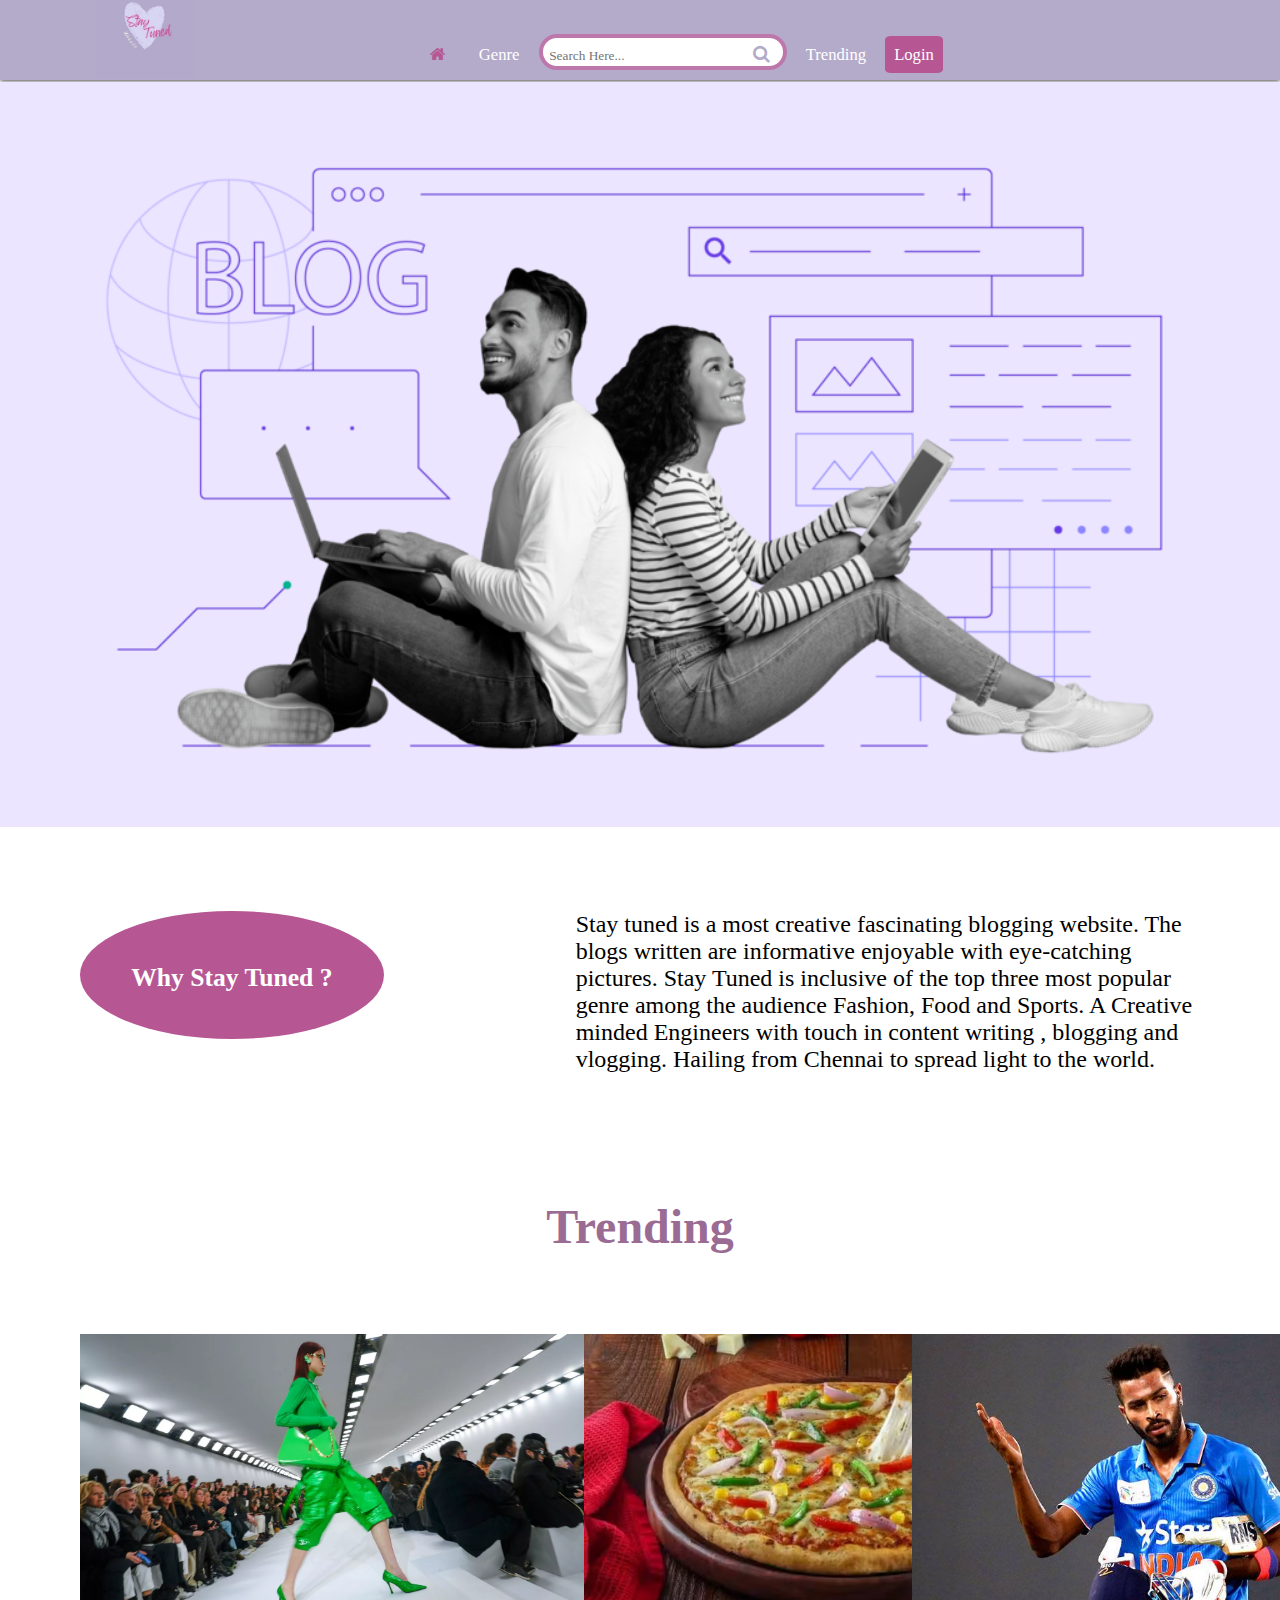
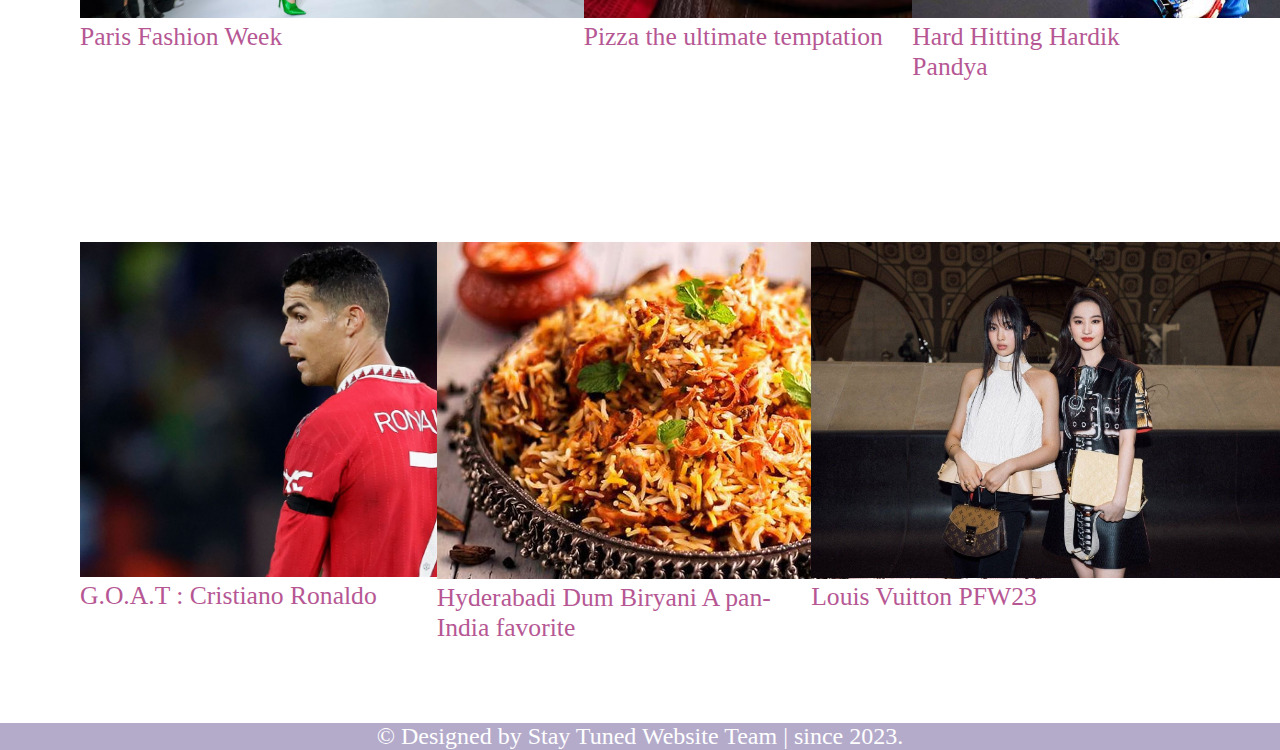
<file: index.html>
<!DOCTYPE html>
<html>
   <head>
        <title>Stay Tuned</title>
     <link rel="stylesheet" type="text/css" href="Styles/main.css">
     <link href="https://fonts.googleapis.com/css2?family=Abril+Fatface&family=Srisakdi:wght@700&display=swap" rel="stylesheet">
     <link href="https://fonts.googleapis.com/css2?family=Almendra:ital,wght@1,700&family=Arizonia&family=Cinzel:wght@800&family=Courgette&family=Great+Vibes&family=Lobster&family=Long+Cang&family=Pacifico&family=Rye&family=Satisfy&display=swap" rel="stylesheet">
     <link rel="stylesheet" href="https://cdnjs.cloudflare.com/ajax/libs/font-awesome/4.7.0/css/font-awesome.min.css">
     <link rel="stylesheet" href="https://unpkg.com/swiper/swiper-bundle.min.css">
     </head>
<body>
    
  <header>
    <div class="header">
      <div class="row">
        <img class="logo" src="Images/logo.jpg" alt="logo">
      </div>
      <div class="nav-links">
          <nav>
             
        <li><a class="active" href="index.html"> <span class="fa fa-home"></span></a></li>
        <li><a href="Pages/Genre.html">Genre</a></li>
        <li class="search-icon">
          <input type="search" placeholder="Search Here...">
          <label class="icon">
            <span class="fa fa-search"></span>
          </label>
        </li>
        <li><a href="Pages/Trending.html">Trending</a></li>
        <li><a class="login" href="Pages/Login.html">Login</a></li>
          </nav>
      </div>  
        
     </div>
  </header>

  <section>
    <div class="header-img">
      <img src="Images/home-image.png" width="100%">
    </div>
  </section>

  <section class="container-1">
    <div>
    <h2>Why Stay Tuned ?</h2>
  </div>
    <p>Stay tuned is a most creative fascinating blogging website. The blogs  written are informative enjoyable with eye-catching pictures. Stay Tuned is inclusive of the top three most popular genre among the audience Fashion, Food and Sports. 
      A Creative minded Engineers with touch in content writing , blogging and vlogging. Hailing from Chennai to spread light to the world.
    </p>
  </section>

  <section>
    <div class="container-2">
      <h1>Trending</h1>
       
      <div class="list-1">
        <div class="img-1">
        <img src="Images/Paris Fashion Week.webp" width="100%;"> 
        <a href="Pages/Blog-5.html">Paris Fashion Week</a>
      </div>
        
      <div class="img-2">
        <img src="Images/Pizza the ultimate temptation.avif" width="160%;"> 
        <a href="Pages/Blog-3.html">Pizza the ultimate temptation</a>
      </div>

      <div class="img-3">
        <img src="Images/Hard Hitting Hardik Pandya.jpg" width="158%;"> 
        <a href="Pages/Blog-2.html">Hard Hitting Hardik Pandya</a>
      </div>
     </div>

     <div class="list-1">
       <div class="img-4">
        <img src="Images/G.O.A.T Cristiano Ronaldo.jpg" width="167%;"> 
        <a href="Pages/Blog-1.html">G.O.A.T : Cristiano Ronaldo</a>
      </div>

      <div class="img-5">
        <img src="Images/Hyderabadi Dum Biryani A pan-India favorite.avif" width="164%;"> 
        <a href="Pages/Blog-4.html">Hyderabadi Dum Biryani A pan-India favorite</a>
      </div>
       
      <div class="img-6">
        <img src="Images/Louis Vuitton PFW23..jpg" width="121%;"> 
        <a href="Pages/Blog-6.html">Louis Vuitton PFW23</a>
      </div>
        
       </div>
    </div>
  </section>

  <footer>
    <div class="footer">
      &copy; Designed by Stay Tuned Website Team | since 2023.
  </div>
  </footer>
  </body>
  </html>
</file>
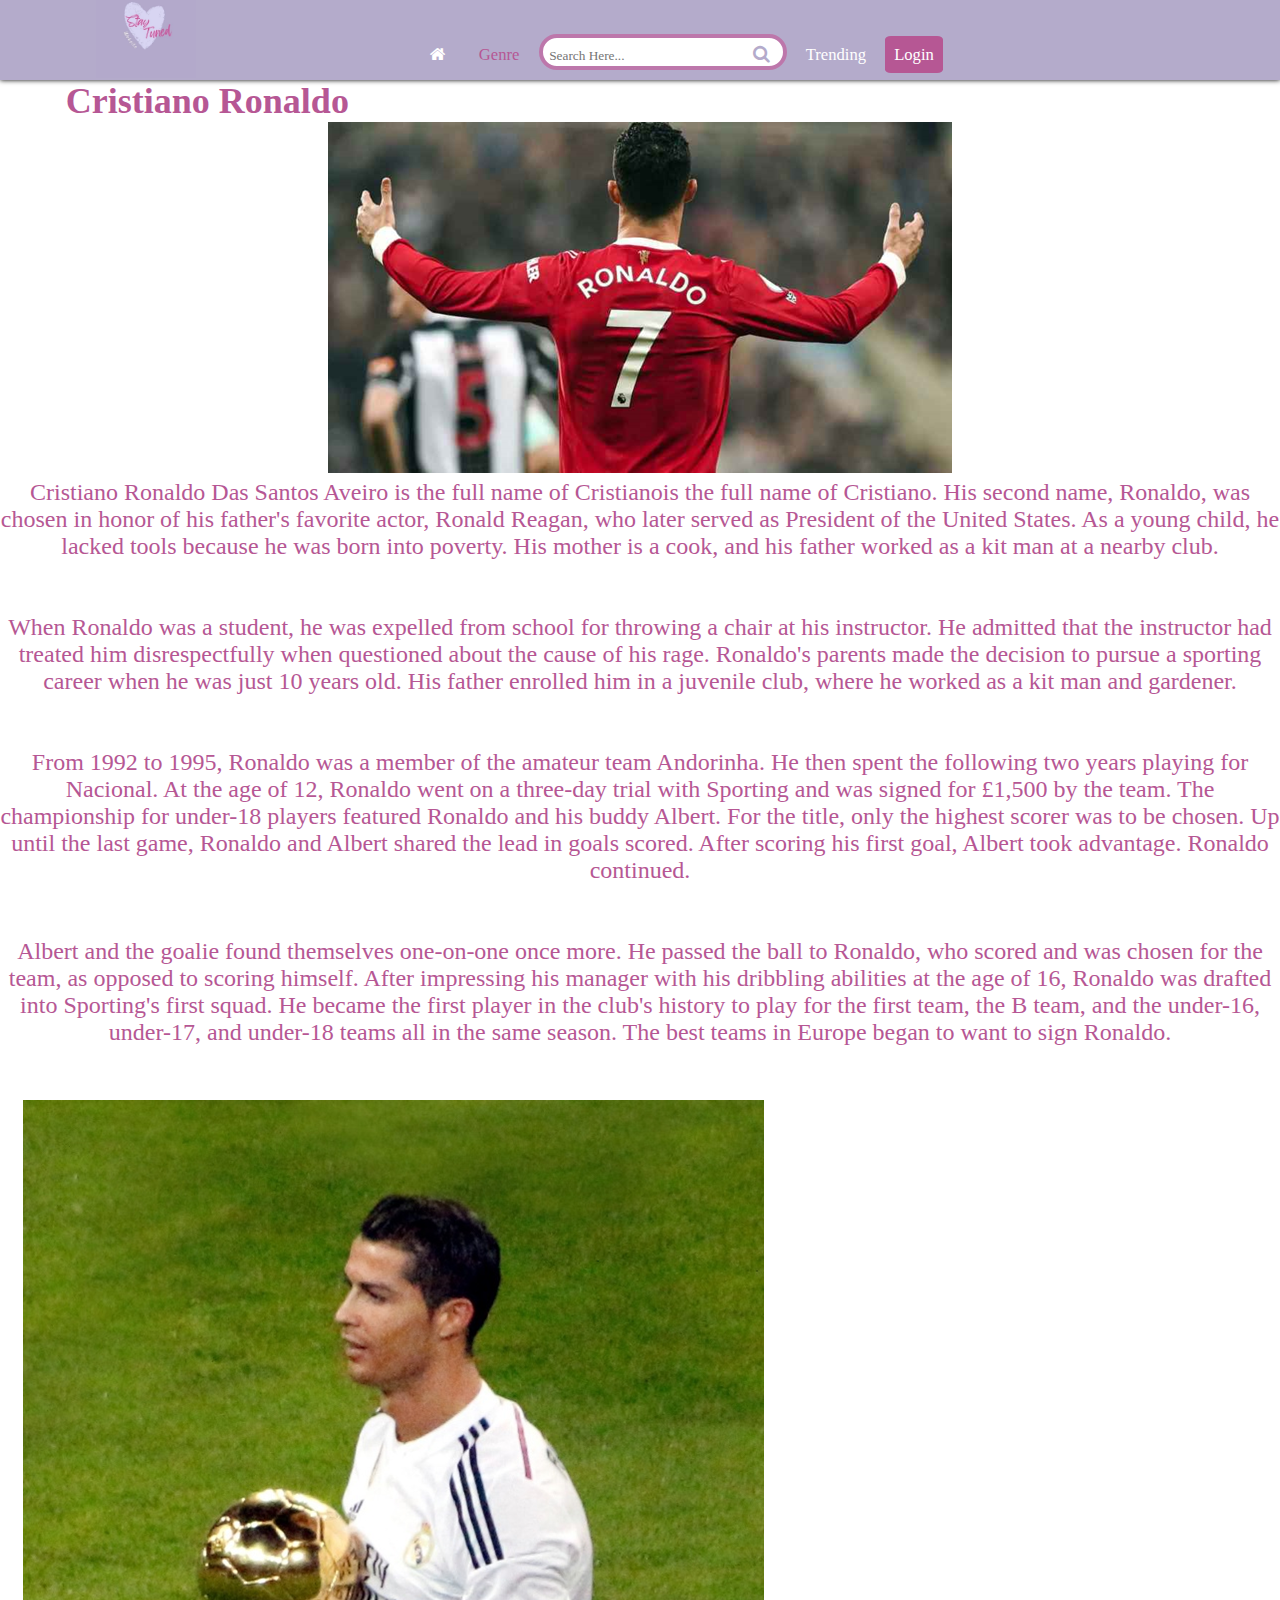
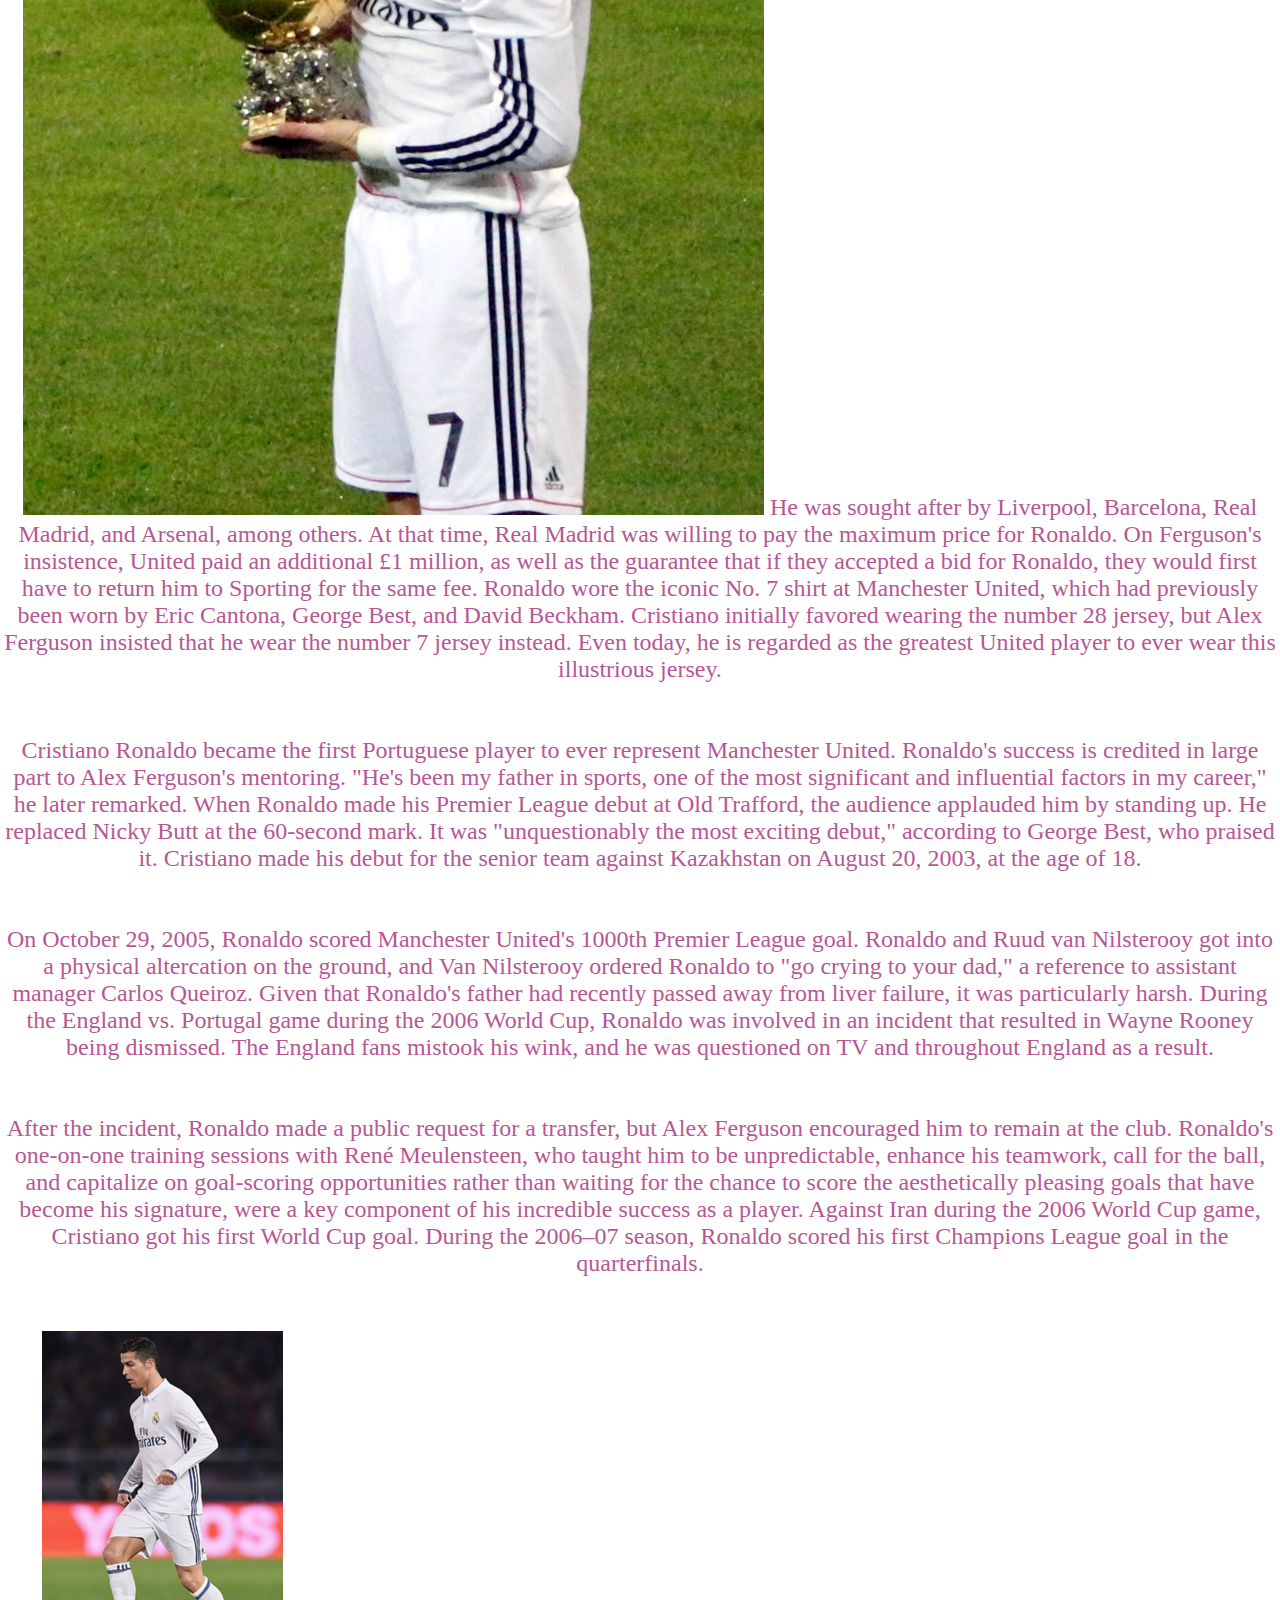
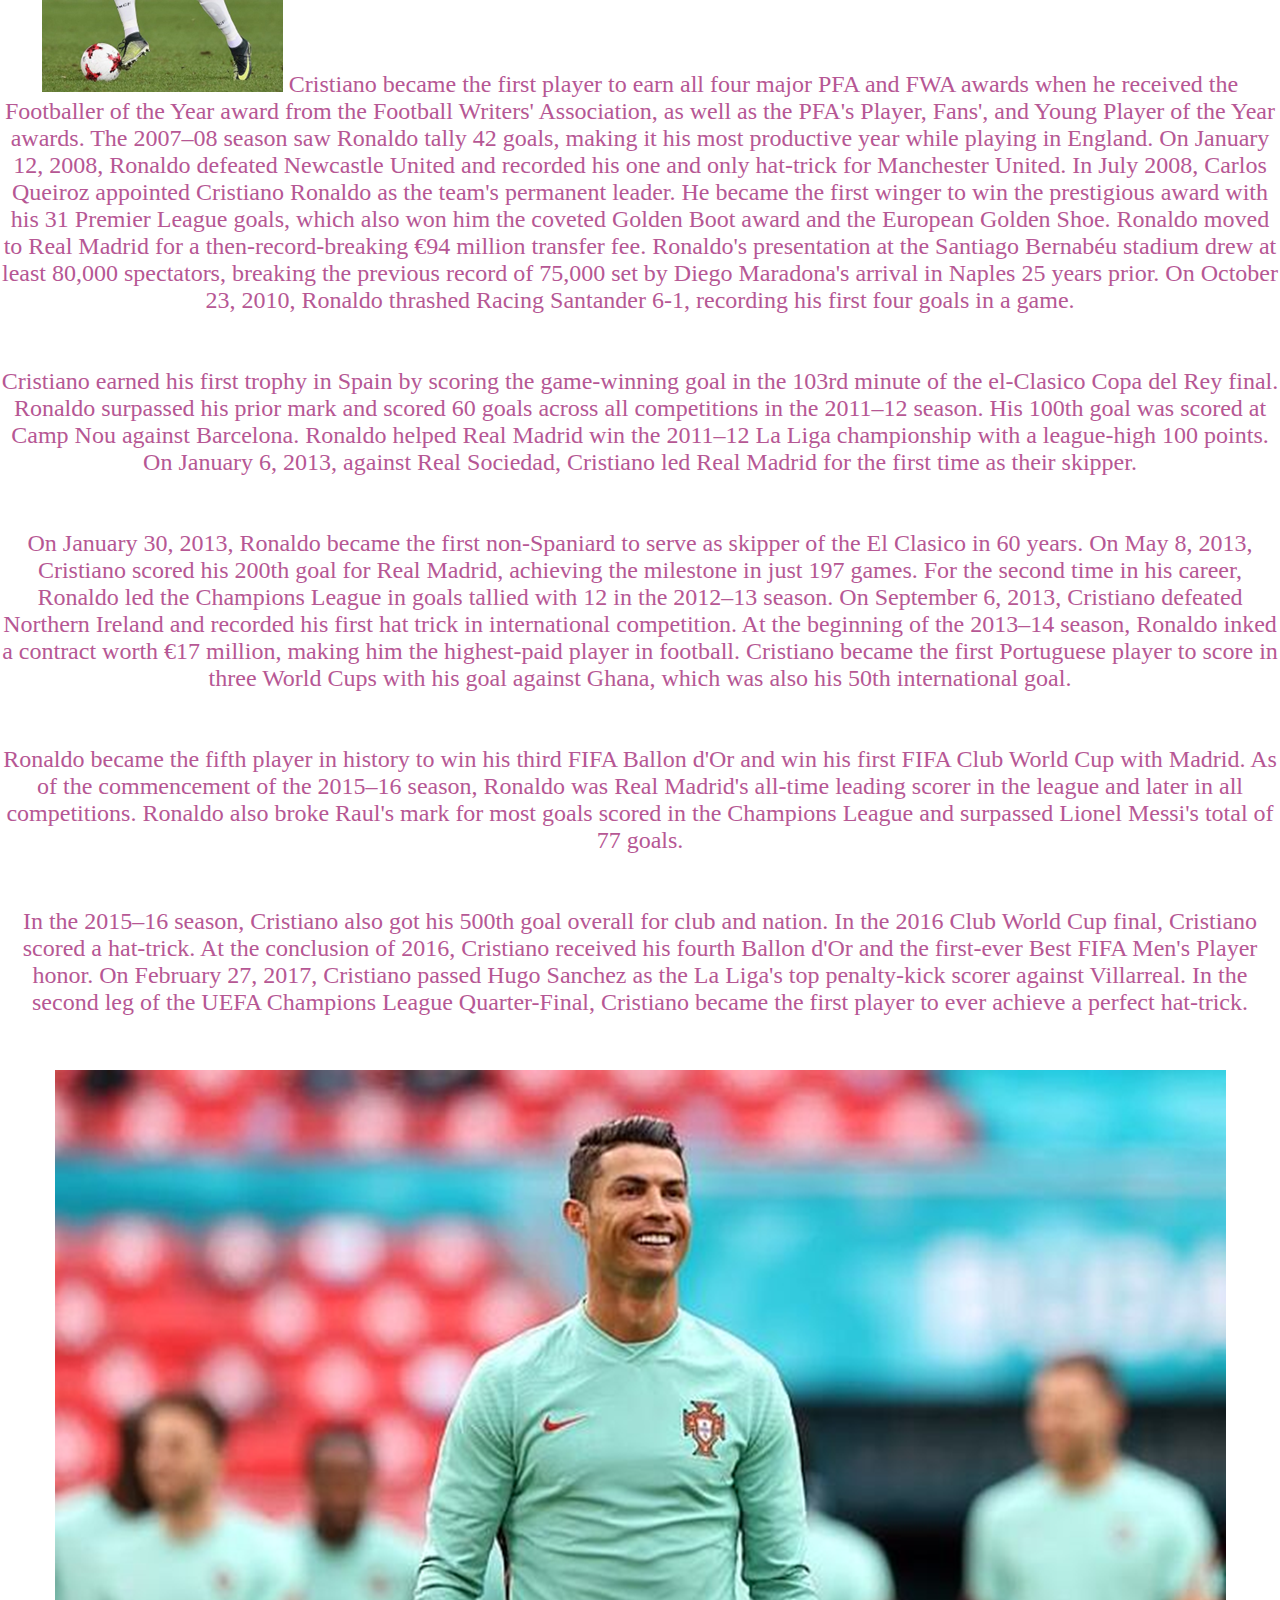
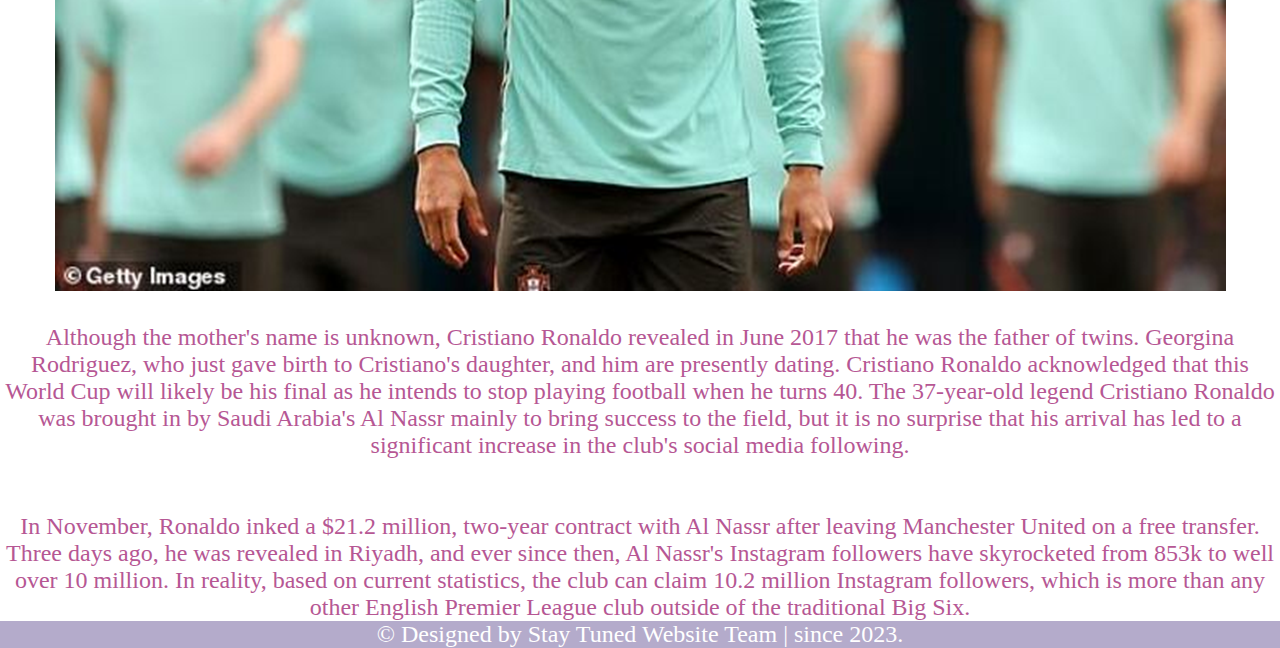
<file: Pages/Blog-1.html>
<!DOCTYPE html>
<html>
   <head>
        <title>Stay Tuned</title>
     <link rel="stylesheet" type="text/css" href="../Styles/Blog-1.css">
     <link href="https://fonts.googleapis.com/css2?family=Abril+Fatface&family=Srisakdi:wght@700&display=swap" rel="stylesheet">
     <link href="https://fonts.googleapis.com/css2?family=Almendra:ital,wght@1,700&family=Arizonia&family=Cinzel:wght@800&family=Courgette&family=Great+Vibes&family=Lobster&family=Long+Cang&family=Pacifico&family=Rye&family=Satisfy&display=swap" rel="stylesheet">
     <link rel="stylesheet" href="https://cdnjs.cloudflare.com/ajax/libs/font-awesome/4.7.0/css/font-awesome.min.css">
     <link rel="stylesheet" href="https://unpkg.com/swiper/swiper-bundle.min.css">
     </head>
<body>
    <header>
        <div class="header">
          <div class="row">
            <img class="logo" src="../Images/logo.jpg" alt="logo">
          </div>
          <div class="nav-links">
              <nav>
                 
            <li><a href="../index.html"> <span class="fa fa-home"></span></a></li>
            <li><a class="active" href="../Pages/Genre.html">Genre</a></li>
            <li class="search-icon">
              <input type="search" placeholder="Search Here...">
              <label class="icon">
                <span class="fa fa-search"></span>
              </label>
            </li>
            <li><a href="../Pages/Trending.html">Trending</a></li>
            <li><a class="login" href="../Pages/Login">Login</a></li>
              </nav>
          </div>  
            
         </div>
      </header>

        <section>
            <div class="container-1">
                <h2>Cristiano Ronaldo</h2>
                    <div class="img-1">
                      
                        <img src="../Images/Blog-1/1.png">
                    </div>
                    <div class="col-1">
                        <p>Cristiano Ronaldo Das Santos Aveiro is the full name of Cristianois the full name of Cristiano. His second name, Ronaldo, was chosen in honor of his father's favorite actor, Ronald Reagan, who later served as President of the United States. As a young child, he lacked tools because he was born into poverty. His mother is a cook, and his father worked as a kit man at a nearby club. </br></br></br>
When Ronaldo was a student, he was expelled from school for throwing a chair at his instructor. He admitted that the instructor had treated him disrespectfully when questioned about the cause of his rage. Ronaldo's parents made the decision to pursue a sporting career when he was just 10 years old. His father enrolled him in a juvenile club, where he worked as a kit man and gardener. </br></br></br>
From 1992 to 1995, Ronaldo was a member of the amateur team Andorinha. He then spent the following two years playing for Nacional. At the age of 12, Ronaldo went on a three-day trial with Sporting and was signed for £1,500 by the team. The championship for under-18 players featured Ronaldo and his buddy Albert. For the title, only the highest scorer was to be chosen. Up until the last game, Ronaldo and Albert shared the lead in goals scored. After scoring his first goal, Albert took advantage. Ronaldo continued. </br></br></br>
Albert and the goalie found themselves one-on-one once more. He passed the ball to Ronaldo, who scored and was chosen for the team, as opposed to scoring himself. After impressing his manager with his dribbling abilities at the age of 16, Ronaldo was drafted into Sporting's first squad. He became the first player in the club's history to play for the first team, the B team, and the under-16, under-17, and under-18 teams all in the same season. The best teams in Europe began to want to sign Ronaldo. </br></br></br>

<img src="../Images/Blog-1/2.png">
He was sought after by Liverpool, Barcelona, Real Madrid, and Arsenal, among others. At that time, Real Madrid was willing to pay the maximum price for Ronaldo. On Ferguson's insistence, United paid an additional £1 million, as well as the guarantee that if they accepted a bid for Ronaldo, they would first have to return him to Sporting for the same fee. Ronaldo wore the iconic No. 7 shirt at Manchester United, which had previously been worn by Eric Cantona, George Best, and David Beckham. Cristiano initially favored wearing the number 28 jersey, but Alex Ferguson insisted that he wear the number 7 jersey instead. Even today, he is regarded as the greatest United player to ever wear this illustrious jersey. </br></br></br>
Cristiano Ronaldo became the first Portuguese player to ever represent Manchester United. Ronaldo's success is credited in large part to Alex Ferguson's mentoring. "He's been my father in sports, one of the most significant and influential factors in my career," he later remarked. When Ronaldo made his Premier League debut at Old Trafford, the audience applauded him by standing up. He replaced Nicky Butt at the 60-second mark. It was "unquestionably the most exciting debut," according to George Best, who praised it. Cristiano made his debut for the senior team against Kazakhstan on August 20, 2003, at the age of 18. </br></br></br>
On October 29, 2005, Ronaldo scored Manchester United's 1000th Premier League goal. Ronaldo and Ruud van Nilsterooy got into a physical altercation on the ground, and Van Nilsterooy ordered Ronaldo to "go crying to your dad," a reference to assistant manager Carlos Queiroz. Given that Ronaldo's father had recently passed away from liver failure, it was particularly harsh. During the England vs. Portugal game during the 2006 World Cup, Ronaldo was involved in an incident that resulted in Wayne Rooney being dismissed. The England fans mistook his wink, and he was questioned on TV and throughout England as a result. </br></br></br>
After the incident, Ronaldo made a public request for a transfer, but Alex Ferguson encouraged him to remain at the club. Ronaldo's one-on-one training sessions with René Meulensteen, who taught him to be unpredictable, enhance his teamwork, call for the ball, and capitalize on goal-scoring opportunities rather than waiting for the chance to score the aesthetically pleasing goals that have become his signature, were a key component of his incredible success as a player. Against Iran during the 2006 World Cup game, Cristiano got his first World Cup goal. During the 2006–07 season, Ronaldo scored his first Champions League goal in the quarterfinals. </br></br></br>

<img src="../Images/Blog-1/3.png">
Cristiano became the first player to earn all four major PFA and FWA awards when he received the Footballer of the Year award from the Football Writers' Association, as well as the PFA's Player, Fans', and Young Player of the Year awards. The 2007–08 season saw Ronaldo tally 42 goals, making it his most productive year while playing in England. On January 12, 2008, Ronaldo defeated Newcastle United and recorded his one and only hat-trick for Manchester United. In July 2008, Carlos Queiroz appointed Cristiano Ronaldo as the team's permanent leader. He became the first winger to win the prestigious award with his 31 Premier League goals, which also won him the coveted Golden Boot award and the European Golden Shoe. Ronaldo moved to Real Madrid for a then-record-breaking €94 million transfer fee. Ronaldo's presentation at the Santiago Bernabéu stadium drew at least 80,000 spectators, breaking the previous record of 75,000 set by Diego Maradona's arrival in Naples 25 years prior. On October 23, 2010, Ronaldo thrashed Racing Santander 6-1, recording his first four goals in a game.  </br></br></br>   
    Cristiano earned his first trophy in Spain by scoring the game-winning goal in the 103rd minute of the el-Clasico Copa del Rey final. Ronaldo surpassed his prior mark and scored 60 goals across all competitions in the 2011–12 season. His 100th goal was scored at Camp Nou against Barcelona.  Ronaldo helped Real Madrid win the 2011–12 La Liga championship with a league-high 100 points. On January 6, 2013, against Real Sociedad, Cristiano led Real Madrid for the first time as their skipper. </br></br></br>
On January 30, 2013, Ronaldo became the first non-Spaniard to serve as skipper of the El Clasico in 60 years. On May 8, 2013, Cristiano scored his 200th goal for Real Madrid, achieving the milestone in just 197 games. For the second time in his career, Ronaldo led the Champions League in goals tallied with 12 in the 2012–13 season. On September 6, 2013, Cristiano defeated Northern Ireland and recorded his first hat trick in international competition. At the beginning of the 2013–14 season, Ronaldo inked a contract worth €17 million, making him the highest-paid player in football. Cristiano became the first Portuguese player to score in three World Cups with his goal against Ghana, which was also his 50th international goal.</br></br></br>
 Ronaldo became the fifth player in history to win his third FIFA Ballon d'Or and win his first FIFA Club World Cup with Madrid. As of the commencement of the 2015–16 season, Ronaldo was Real Madrid's all-time leading scorer in the league and later in all competitions. Ronaldo also broke Raul's mark for most goals scored in the Champions League and surpassed Lionel Messi's total of 77 goals. </br></br></br>
In the 2015–16 season, Cristiano also got his 500th goal overall for club and nation. In the 2016 Club World Cup final, Cristiano scored a hat-trick. At the conclusion of 2016, Cristiano received his fourth Ballon d'Or and the first-ever Best FIFA Men's Player honor. On February 27, 2017, Cristiano passed Hugo Sanchez as the La Liga's top penalty-kick scorer against Villarreal. In the second leg of the UEFA Champions League Quarter-Final, Cristiano became the first player to ever achieve a perfect hat-trick. </br></br></br>

<img src="../Images/Blog-1/4.png"
Cristiano earned his fourth Champions League trophy in 1993 when Real Madrid defeated Juventus in the Duo-Decima. At the end of 2017, Cristiano Ronaldo earned his fifth Ballon d'Or, tying Lionel Messi for the record for most Ballon d'Or victories with 94. For his accomplishments in 2017, he also received his second straight Best FIFA Men's Player award. Cristiano asserts that he abstains from alcohol consumption following the death of his father from drunkenness in September 2005. From 2010 to 2015, Cristiano Ronaldo was dating Russian beauty Irina Shayk. In June 2010, Ronaldo gave birth to a boy. While the mother's name is unknown, Ronaldo continues to have sole custody of the child.</br></br></br>
 Although the mother's name is unknown, Cristiano Ronaldo revealed in June 2017 that he was the father of twins. Georgina Rodriguez, who just gave birth to Cristiano's daughter, and him are presently dating. Cristiano Ronaldo acknowledged that this World Cup will likely be his final as he intends to stop playing football when he turns 40. The 37-year-old legend Cristiano Ronaldo was brought in by Saudi Arabia's Al Nassr mainly to bring success to the field, but it is no surprise that his arrival has led to a significant increase in the club's social media following. </br></br></br>
In November, Ronaldo inked a $21.2 million, two-year contract with Al Nassr after leaving Manchester United on a free transfer. Three days ago, he was revealed in Riyadh, and ever since then, Al Nassr's Instagram followers have skyrocketed from 853k to well over 10 million. In reality, based on current statistics, the club can claim 10.2 million Instagram followers, which is more than any other English Premier League club outside of the traditional Big Six.</p>

                    </div>
                </div>
           
        </section>

        <footer>
            <div class="footer">
              &copy; Designed by Stay Tuned Website Team | since 2023.
          </div>
          </footer>
       
</body>
</html>
</file>
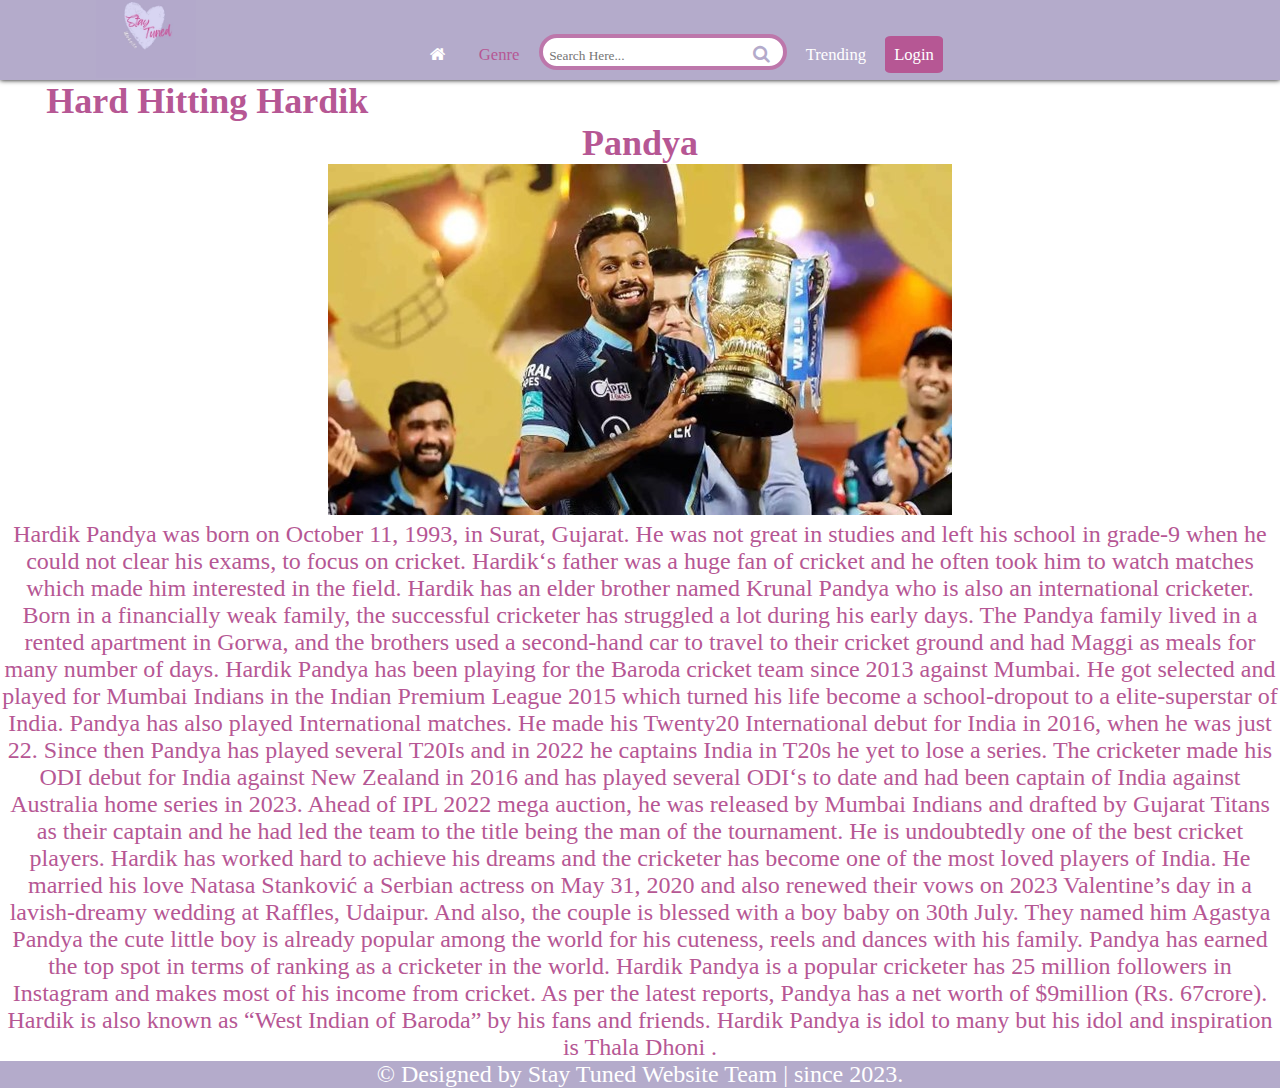
<file: Pages/Blog-2.html>
<!DOCTYPE html>
<html>
   <head>
        <title>Stay Tuned</title>
     <link rel="stylesheet" type="text/css" href="../Styles/Blog-1.css">
     <link href="https://fonts.googleapis.com/css2?family=Abril+Fatface&family=Srisakdi:wght@700&display=swap" rel="stylesheet">
     <link href="https://fonts.googleapis.com/css2?family=Almendra:ital,wght@1,700&family=Arizonia&family=Cinzel:wght@800&family=Courgette&family=Great+Vibes&family=Lobster&family=Long+Cang&family=Pacifico&family=Rye&family=Satisfy&display=swap" rel="stylesheet">
     <link rel="stylesheet" href="https://cdnjs.cloudflare.com/ajax/libs/font-awesome/4.7.0/css/font-awesome.min.css">
     <link rel="stylesheet" href="https://unpkg.com/swiper/swiper-bundle.min.css">
     </head>
<body>
    <header>
        <div class="header">
          <div class="row">
            <img class="logo" src="../Images/logo.jpg" alt="logo">
          </div>
          <div class="nav-links">
              <nav>
                 
            <li><a href="../index.html"> <span class="fa fa-home"></span></a></li>
            <li><a class="active" href="../Pages/Genre.html">Genre</a></li>
            <li class="search-icon">
              <input type="search" placeholder="Search Here...">
              <label class="icon">
                <span class="fa fa-search"></span>
              </label>
            </li>
            <li><a href="../Pages/Trending.html">Trending</a></li>
            <li><a class="login" href="../Pages/Login">Login</a></li>
              </nav>
          </div>  
            
         </div>
      </header>

        <section>
            <div class="container-1">
                <h2>Hard Hitting Hardik Pandya</h2>
                    <div class="img-1">
                      
                        <img src="../Images/Blog-2/1.jpg">
                    </div>
                    <div class="col-1">
                         
<p>Hardik Pandya was born on October 11, 1993, in Surat, Gujarat. He was not great in studies and left his school in grade-9 when he could not clear his exams, to focus on cricket. Hardik‘s father was a huge fan of cricket and he often took him to watch matches which made him interested in the field. Hardik has an elder brother named Krunal Pandya who is also an international cricketer. 




Born in a financially weak family, the successful cricketer has struggled a lot during his early days. The Pandya family lived in a rented apartment in Gorwa, and the brothers used a second-hand car to travel to their cricket ground and had Maggi as meals for many number of days.




 Hardik Pandya has been playing for the Baroda cricket team since 2013 against Mumbai. He got selected and played for Mumbai Indians in the Indian Premium League 2015 which turned his life become a school-dropout to a elite-superstar of India. Pandya has also played International matches. He made his Twenty20 International debut for India in 2016, when he was just 22. Since then Pandya has played several T20Is and in 2022 he captains India in T20s he yet to lose a series. The cricketer made his ODI debut for India against New Zealand in 2016 and has played several ODI‘s to date and  had been captain of India against Australia home series in 2023.


Ahead of IPL 2022 mega auction, he was released by Mumbai Indians and drafted by Gujarat Titans as their captain and he had led  the team to the title being the man of the tournament. He is undoubtedly one of the best cricket players. Hardik has worked hard to achieve his dreams and the cricketer has become one of the most loved players of India. 


He married his love Natasa Stanković a Serbian actress on May 31, 2020 and also renewed their vows on 2023 Valentine’s day in a lavish-dreamy wedding at Raffles, Udaipur. And also, the couple is blessed with a boy baby on 30th July. They named him Agastya Pandya the cute little boy is already popular among the world for his cuteness, reels and dances with his family.



Pandya has earned the top spot in terms of ranking as a cricketer in the world. Hardik Pandya is a popular cricketer has 25 million followers in Instagram and makes most of his income from cricket. As per the latest reports, Pandya has a net worth of $9million (Rs. 67crore). Hardik is also known as “West Indian of Baroda” by his fans and friends. Hardik Pandya is idol to many but his idol and inspiration is Thala Dhoni .</p>


                    </div>
                </div>
           
        </section>

        <footer>
            <div class="footer">
              &copy; Designed by Stay Tuned Website Team | since 2023.
          </div>
          </footer>
       
</body>
</html>
</file>
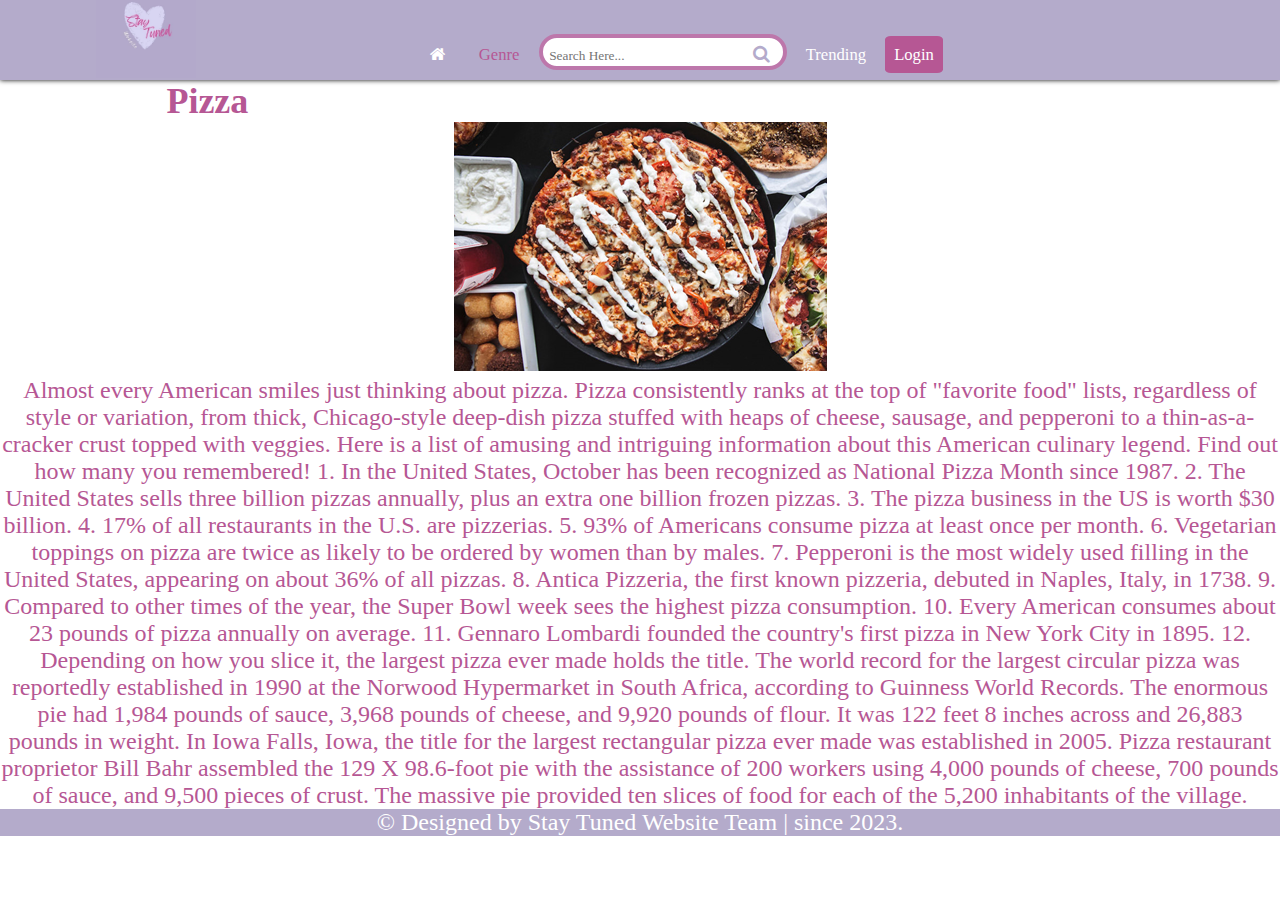
<file: Pages/Blog-3.html>
<!DOCTYPE html>
<html>
   <head>
        <title>Stay Tuned</title>
     <link rel="stylesheet" type="text/css" href="../Styles/Blog-1.css">
     <link href="https://fonts.googleapis.com/css2?family=Abril+Fatface&family=Srisakdi:wght@700&display=swap" rel="stylesheet">
     <link href="https://fonts.googleapis.com/css2?family=Almendra:ital,wght@1,700&family=Arizonia&family=Cinzel:wght@800&family=Courgette&family=Great+Vibes&family=Lobster&family=Long+Cang&family=Pacifico&family=Rye&family=Satisfy&display=swap" rel="stylesheet">
     <link rel="stylesheet" href="https://cdnjs.cloudflare.com/ajax/libs/font-awesome/4.7.0/css/font-awesome.min.css">
     <link rel="stylesheet" href="https://unpkg.com/swiper/swiper-bundle.min.css">
     </head>
<body>
    <header>
        <div class="header">
          <div class="row">
            <img class="logo" src="../Images/logo.jpg" alt="logo">
          </div>
          <div class="nav-links">
              <nav>
                 
            <li><a href="../index.html"> <span class="fa fa-home"></span></a></li>
            <li><a class="active" href="../Pages/Genre.html">Genre</a></li>
            <li class="search-icon">
              <input type="search" placeholder="Search Here...">
              <label class="icon">
                <span class="fa fa-search"></span>
              </label>
            </li>
            <li><a href="../Pages/Trending.html">Trending</a></li>
            <li><a class="login" href="../Pages/Login">Login</a></li>
              </nav>
          </div>  
            
         </div>
      </header>

        <section>
            <div class="container-1">
                <h2>Pizza</h2>
                    <div class="img-1">
                      
                        <img src="../Images/Blog-3/1.png">
                    </div>
                    <div class="col-1">
                         
<p>Almost every American smiles just thinking about pizza. Pizza consistently ranks at the top of "favorite food" lists, regardless of style or variation, from thick, Chicago-style deep-dish pizza stuffed with heaps of cheese, sausage, and pepperoni to a thin-as-a-cracker crust topped with veggies.

    Here is a list of amusing and intriguing information about this American culinary legend. Find out how many you remembered!
    
    1. In the United States, October has been recognized as National Pizza Month since 1987.
    
    2. The United States sells three billion pizzas annually, plus an extra one billion frozen pizzas.
    
    3. The pizza business in the US is worth $30 billion.
    
    4. 17% of all restaurants in the U.S. are pizzerias.  
    5. 93% of Americans consume pizza at least once per month.
    
    6. Vegetarian toppings on pizza are twice as likely to be ordered by women than by males.
    
    7. Pepperoni is the most widely used filling in the United States, appearing on about 36% of all pizzas.
    
    8. Antica Pizzeria, the first known pizzeria, debuted in Naples, Italy, in 1738.
    
    9. Compared to other times of the year, the Super Bowl week sees the highest pizza consumption.
    
    10. Every American consumes about 23 pounds of pizza annually on average. 
    
    11. Gennaro Lombardi founded the country's first pizza in New York City in 1895.
    
    12. Depending on how you slice it, the largest pizza ever made holds the title. The world record for the largest circular pizza was reportedly established in 1990 at the Norwood Hypermarket in South Africa, according to Guinness World Records. The enormous pie had 1,984 pounds of sauce, 3,968 pounds of cheese, and 9,920 pounds of flour. It was 122 feet 8 inches across and 26,883 pounds in weight. In Iowa Falls, Iowa, the title for the largest rectangular pizza ever made was established in 2005. Pizza restaurant proprietor Bill Bahr assembled the 129 X 98.6-foot pie with the assistance of 200 workers using 4,000 pounds of cheese, 700 pounds of sauce, and 9,500 pieces of crust. The massive pie provided ten slices of food for each of the 5,200 inhabitants of the village.
    
     
     </p>
                    </div>
                </div>
           
        </section>

        <footer>
            <div class="footer">
              &copy; Designed by Stay Tuned Website Team | since 2023.
          </div>
          </footer>
       
</body>
</html>
</file>
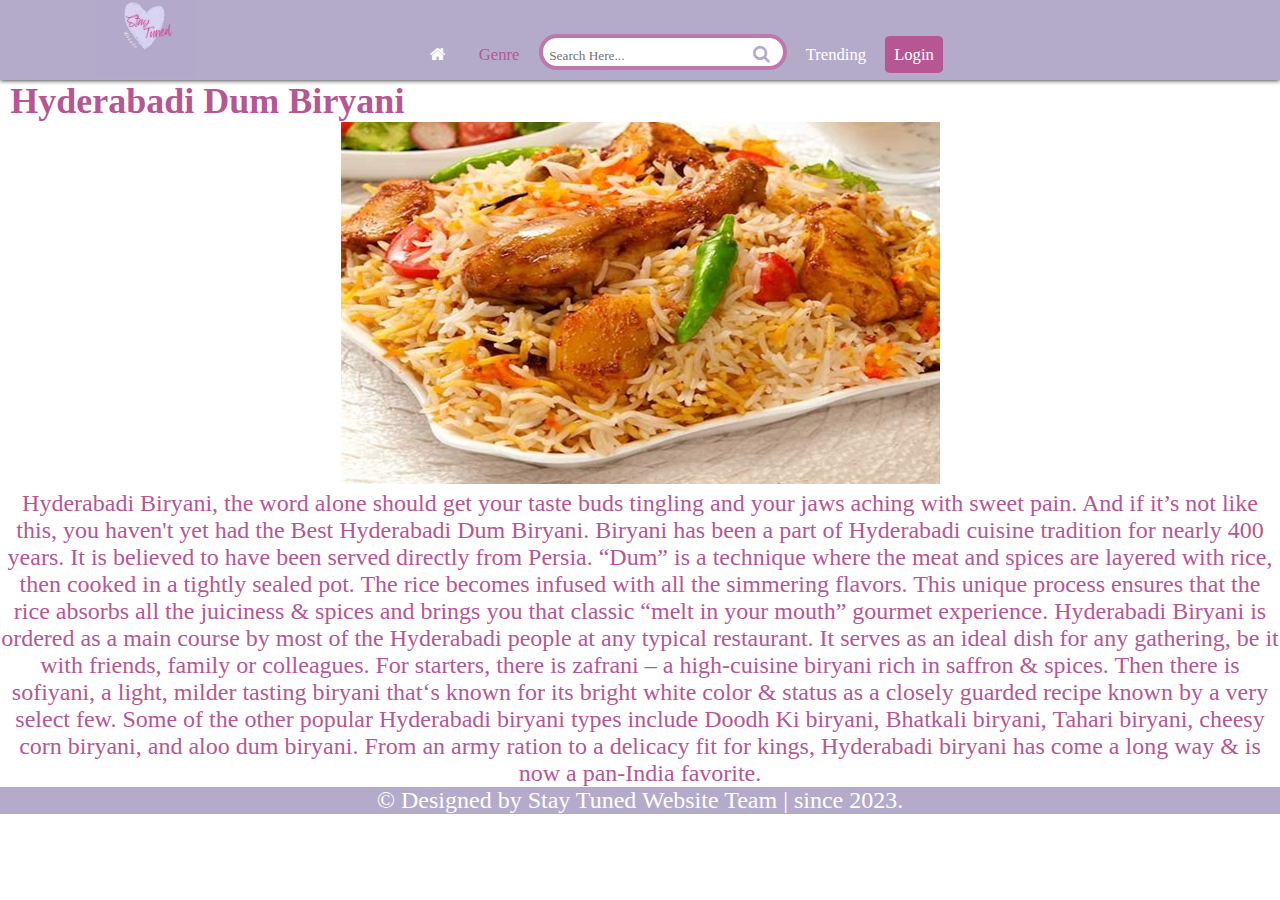
<file: Pages/Blog-4.html>
<!DOCTYPE html>
<html>
   <head>
        <title>Stay Tuned</title>
     <link rel="stylesheet" type="text/css" href="../Styles/Blog-1.css">
     <link href="https://fonts.googleapis.com/css2?family=Abril+Fatface&family=Srisakdi:wght@700&display=swap" rel="stylesheet">
     <link href="https://fonts.googleapis.com/css2?family=Almendra:ital,wght@1,700&family=Arizonia&family=Cinzel:wght@800&family=Courgette&family=Great+Vibes&family=Lobster&family=Long+Cang&family=Pacifico&family=Rye&family=Satisfy&display=swap" rel="stylesheet">
     <link rel="stylesheet" href="https://cdnjs.cloudflare.com/ajax/libs/font-awesome/4.7.0/css/font-awesome.min.css">
     <link rel="stylesheet" href="https://unpkg.com/swiper/swiper-bundle.min.css">
     </head>
<body>
    <header>
        <div class="header">
          <div class="row">
            <img class="logo" src="../Images/logo.jpg" alt="logo">
          </div>
          <div class="nav-links">
              <nav>
                 
            <li><a href="../index.html"> <span class="fa fa-home"></span></a></li>
            <li><a class="active" href="../Pages/Genre.html">Genre</a></li>
            <li class="search-icon">
              <input type="search" placeholder="Search Here...">
              <label class="icon">
                <span class="fa fa-search"></span>
              </label>
            </li>
            <li><a href="../Pages/Trending.html">Trending</a></li>
            <li><a class="login" href="../Pages/Login">Login</a></li>
              </nav>
          </div>  
            
         </div>
      </header>

        <section>
            <div class="container-1">
                <h2>Hyderabadi Dum Biryani </h2>
                    <div class="img-1">
                      
                        <img src="../Images/Blog-4/1.png">
                    </div>
                    <div class="col-1">
                         
<p>Hyderabadi Biryani, the word alone should get your taste buds tingling and your jaws aching with sweet pain. And if it’s not like this, you haven't yet had the Best Hyderabadi Dum Biryani.
    Biryani has been a part of Hyderabadi cuisine tradition for nearly 400 years. It is believed to have been served directly from Persia. “Dum” is a technique where the meat and spices are layered with rice, then cooked in a tightly sealed pot. The rice becomes infused with all the simmering flavors. This unique process ensures that the rice absorbs all the juiciness & spices and brings you that classic “melt in your mouth” gourmet experience.
    
    Hyderabadi Biryani is ordered as a main course by most of the Hyderabadi people at any typical restaurant. It serves as an ideal dish for any gathering, be it with friends, family or colleagues. For starters, there is zafrani – a high-cuisine biryani rich in saffron & spices. Then there is sofiyani, a light, milder tasting biryani that‘s known for its bright white color & status as a closely guarded recipe known by a very select few. Some of the other popular Hyderabadi biryani types include Doodh Ki biryani, Bhatkali biryani, Tahari biryani, cheesy corn biryani, and aloo dum biryani.
     
    From an army ration to a delicacy fit for kings, Hyderabadi biryani has come a long way & is now a pan-India favorite.
     </p>

                    </div>
                </div>
           
        </section>

        <footer>
            <div class="footer">
              &copy; Designed by Stay Tuned Website Team | since 2023.
          </div>
          </footer>
       
</body>
</html>
</file>
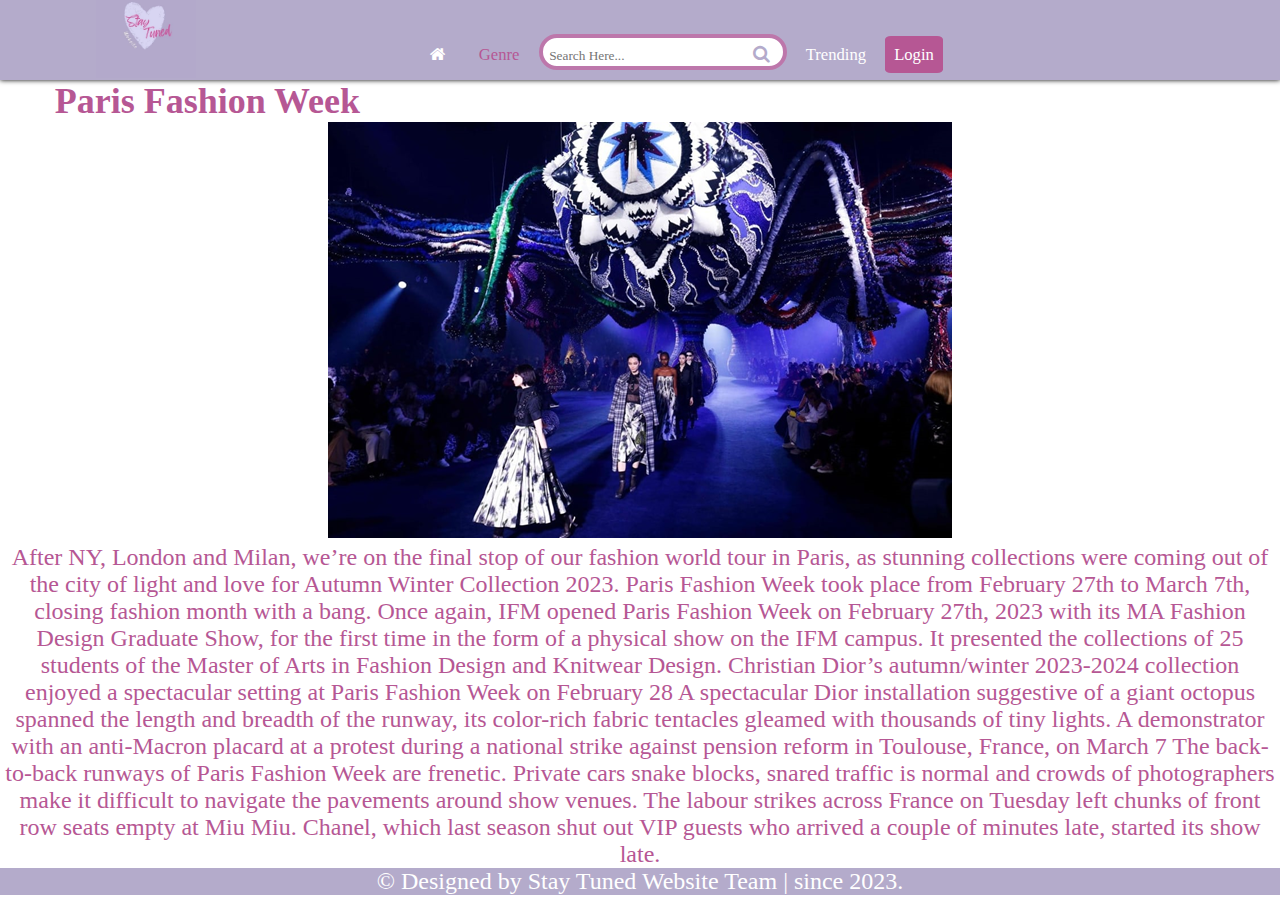
<file: Pages/Blog-5.html>
<!DOCTYPE html>
<html>
   <head>
        <title>Stay Tuned</title>
     <link rel="stylesheet" type="text/css" href="../Styles/Blog-1.css">
     <link href="https://fonts.googleapis.com/css2?family=Abril+Fatface&family=Srisakdi:wght@700&display=swap" rel="stylesheet">
     <link href="https://fonts.googleapis.com/css2?family=Almendra:ital,wght@1,700&family=Arizonia&family=Cinzel:wght@800&family=Courgette&family=Great+Vibes&family=Lobster&family=Long+Cang&family=Pacifico&family=Rye&family=Satisfy&display=swap" rel="stylesheet">
     <link rel="stylesheet" href="https://cdnjs.cloudflare.com/ajax/libs/font-awesome/4.7.0/css/font-awesome.min.css">
     <link rel="stylesheet" href="https://unpkg.com/swiper/swiper-bundle.min.css">
     </head>
<body>
    <header>
        <div class="header">
          <div class="row">
            <img class="logo" src="../Images/logo.jpg" alt="logo">
          </div>
          <div class="nav-links">
              <nav>
                 
            <li><a href="../index.html"> <span class="fa fa-home"></span></a></li>
            <li><a class="active" href="../Pages/Genre.html">Genre</a></li>
            <li class="search-icon">
              <input type="search" placeholder="Search Here...">
              <label class="icon">
                <span class="fa fa-search"></span>
              </label>
            </li>
            <li><a href="../Pages/Trending.html">Trending</a></li>
            <li><a class="login" href="../Pages/Login">Login</a></li>
              </nav>
          </div>  
            
         </div>
      </header>

        <section>
            <div class="container-1">
                <h2>Paris Fashion Week</h2>
                    <div class="img-1">
                      
                        <img src="../Images/Blog-5/1.png">
                    </div>
                    <div class="col-1">
                         
<p> After NY, London and Milan, we’re on the final stop of our fashion world tour in Paris, as stunning collections were coming out of the city of light and love for Autumn Winter Collection 2023. Paris Fashion Week took place from February 27th to March 7th, closing fashion month with a bang. 
    Once again, IFM opened Paris Fashion Week on February 27th, 2023 with its MA Fashion Design Graduate Show, for the first time in the form of a physical show on the IFM campus. It presented the collections of 25 students of the Master of Arts in Fashion Design and Knitwear Design.
     
    Christian Dior’s autumn/winter 2023-2024 collection enjoyed a spectacular setting at Paris Fashion Week on February 28
    
    A spectacular Dior installation suggestive of a giant octopus spanned the length and breadth of the runway, its color-rich fabric tentacles gleamed with thousands of tiny lights.
     
    A demonstrator with an anti-Macron placard at a protest during a national strike against pension reform in Toulouse, France, on March 7
    The back-to-back runways of Paris Fashion Week are frenetic. Private cars snake blocks, snared traffic is normal and crowds of photographers make it difficult to navigate the pavements around show venues.
    The labour strikes across France on Tuesday left chunks of front row seats empty at Miu Miu. Chanel, which last season shut out VIP guests who arrived a couple of minutes late, started its show late.
    
    
    
     
    
    </p>
                    </div>
                </div>
           
        </section>

        <footer>
            <div class="footer">
              &copy; Designed by Stay Tuned Website Team | since 2023.
          </div>
          </footer>
       
</body>
</html>
</file>
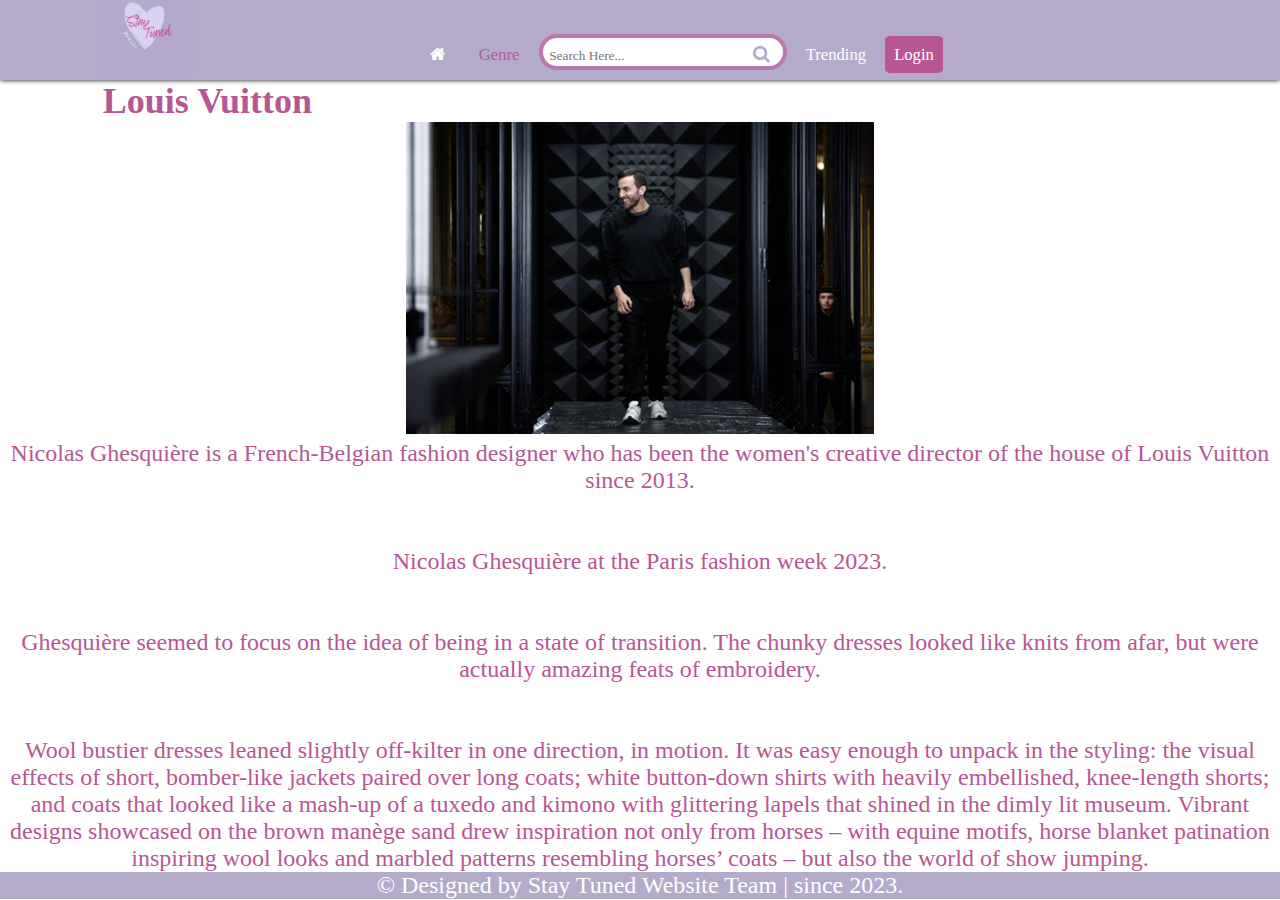
<file: Pages/Blog-6.html>
<!DOCTYPE html>
<html>
   <head>
        <title>Stay Tuned</title>
     <link rel="stylesheet" type="text/css" href="../Styles/Blog-1.css">
     <link href="https://fonts.googleapis.com/css2?family=Abril+Fatface&family=Srisakdi:wght@700&display=swap" rel="stylesheet">
     <link href="https://fonts.googleapis.com/css2?family=Almendra:ital,wght@1,700&family=Arizonia&family=Cinzel:wght@800&family=Courgette&family=Great+Vibes&family=Lobster&family=Long+Cang&family=Pacifico&family=Rye&family=Satisfy&display=swap" rel="stylesheet">
     <link rel="stylesheet" href="https://cdnjs.cloudflare.com/ajax/libs/font-awesome/4.7.0/css/font-awesome.min.css">
     <link rel="stylesheet" href="https://unpkg.com/swiper/swiper-bundle.min.css">
     </head>
<body>
    <header>
        <div class="header">
          <div class="row">
            <img class="logo" src="../Images/logo.jpg" alt="logo">
          </div>
          <div class="nav-links">
              <nav>
                 
            <li><a href="../index.html"> <span class="fa fa-home"></span></a></li>
            <li><a class="active" href="../Pages/Genre.html">Genre</a></li>
            <li class="search-icon">
              <input type="search" placeholder="Search Here...">
              <label class="icon">
                <span class="fa fa-search"></span>
              </label>
            </li>
            <li><a href="../Pages/Trending.html">Trending</a></li>
            <li><a class="login" href="../Pages/Login">Login</a></li>
              </nav>
          </div>  
            
         </div>
      </header>

        <section>
            <div class="container-1">
                <h2>Louis Vuitton</h2>
                    <div class="img-1">
                      
                        <img src="../Images/Blog-6/1.png">
                    </div>
                    <div class="col-1">
                         
<p>Nicolas Ghesquière is a French-Belgian fashion designer who has been the women's creative director of the house of Louis Vuitton since 2013.</br></br></br>
   
    Nicolas Ghesquière at the Paris fashion week 2023.</br></br></br>
    Ghesquière seemed to focus on the idea of being in a state of transition. The chunky dresses looked like knits from afar, but were actually amazing feats of embroidery. </br></br></br>Wool bustier dresses leaned slightly off-kilter in one direction, in motion.
    It was easy enough to unpack in the styling: the visual effects of short, bomber-like jackets paired over long coats; white button-down shirts with heavily embellished, knee-length shorts; and coats that looked like a mash-up of a tuxedo and kimono with glittering lapels that shined in the dimly lit museum.
    Vibrant designs showcased on the brown manège sand drew inspiration not only from horses – with equine motifs, horse blanket patination inspiring wool looks and marbled patterns resembling horses’ coats – but also the world of show jumping.
     </p>
                    </div>
                </div>
           
        </section>

        <footer>
            <div class="footer">
              &copy; Designed by Stay Tuned Website Team | since 2023.
          </div>
          </footer>
       
</body>
</html>
</file>
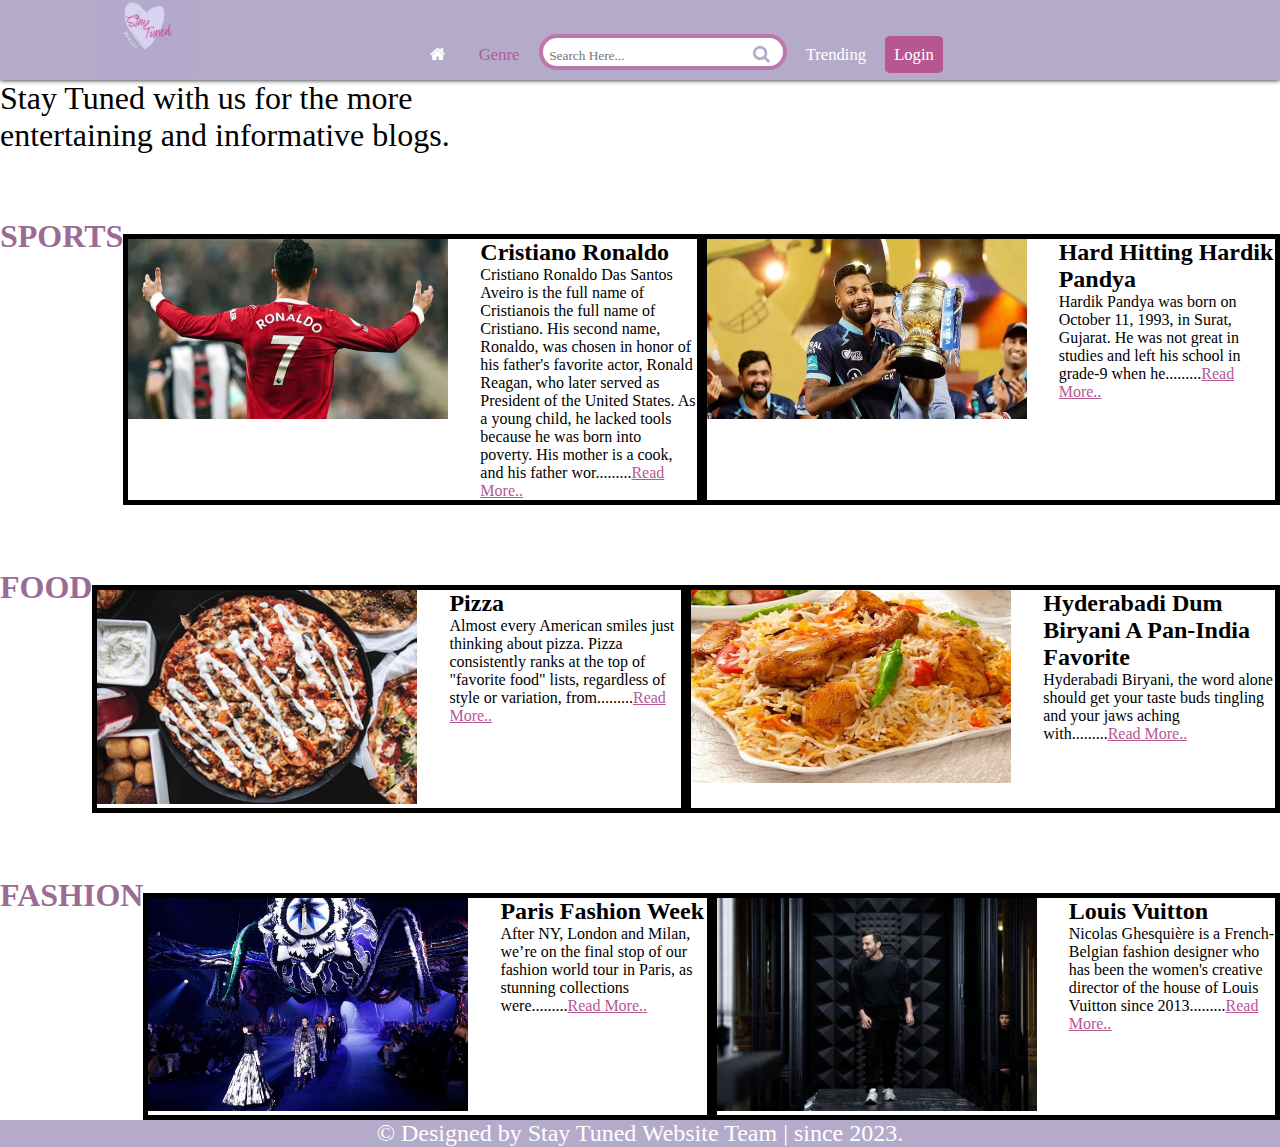
<file: Pages/Genre.html>
<!DOCTYPE html>
<html>
   <head>
        <title>Stay Tuned</title>
     <link rel="stylesheet" type="text/css" href="../Styles/Genre.css">
     <link href="https://fonts.googleapis.com/css2?family=Abril+Fatface&family=Srisakdi:wght@700&display=swap" rel="stylesheet">
     <link href="https://fonts.googleapis.com/css2?family=Almendra:ital,wght@1,700&family=Arizonia&family=Cinzel:wght@800&family=Courgette&family=Great+Vibes&family=Lobster&family=Long+Cang&family=Pacifico&family=Rye&family=Satisfy&display=swap" rel="stylesheet">
     <link rel="stylesheet" href="https://cdnjs.cloudflare.com/ajax/libs/font-awesome/4.7.0/css/font-awesome.min.css">
     <link rel="stylesheet" href="https://unpkg.com/swiper/swiper-bundle.min.css">
     </head>
<body>
    <header>
        <div class="header">
          <div class="row">
            <img class="logo" src="../Images/logo.jpg" alt="logo">
          </div>
          <div class="nav-links">
              <nav>
                 
            <li><a href="../index.html"> <span class="fa fa-home"></span></a></li>
            <li><a class="active" href="../Pages/Genre.html">Genre</a></li>
            <li class="search-icon">
              <input type="search" placeholder="Search Here...">
              <label class="icon">
                <span class="fa fa-search"></span>
              </label>
            </li>
            <li><a href="../Pages/Trending.html">Trending</a></li>
            <li><a class="login" href="../Pages/Login.html">Login</a></li>
              </nav>
          </div>  
            
         </div>
      </header>

     
        <div class="context">
          <p>Stay Tuned with us for the more entertaining and informative blogs.</p>
        </div>

        <section>
            <div class="container-1">
                <div class="row-1">
                    <h1>SPORTS</h1>
                    <div class="col-1">
                    <div class="img-1">
                        <img src="../Images/Blog-1/1.png">
                    </div>
                    <div class="text-1">
                        <h2>Cristiano Ronaldo</h2>
                        <p>Cristiano Ronaldo Das Santos Aveiro is the full name of Cristianois the full name of Cristiano. His second name, Ronaldo, was chosen in honor of his father's favorite actor, Ronald Reagan, who later served as President of the United States. As a young child, he lacked tools because he was born into poverty. His mother is a cook, and his father wor.........<a href="Blog-1.html">Read More..</a>
                        </div>
                    </div>
                

                    <div class="col-1">
                    <div class="img-1">
          
                        <img src="../Images/Blog-2/1.jpg">
                    </div>
                    <div class="text-1">
                        <h2>Hard Hitting Hardik Pandya</h2>
                        <p>Hardik Pandya was born on October 11, 1993, in Surat, Gujarat. He was not great in studies and left his school in grade-9 when he.........<a href="../Pages/Blog-2.html">Read More..</a>

                    </div>
                    </div>
                </div>

                <div class="row-1">
                    <h1>FOOD</h1>
                    <div class="col-1">
                    <div class="img-1">
                       
                        <img src="../Images/Blog-3/1.png">
                    </div>
                    <div class="text-1">
                        <h2>Pizza</h2>
                        <p>Almost every American smiles just thinking about pizza. Pizza consistently ranks at the top of "favorite food" lists, regardless of style or variation, from.........<a href="Blog-3.html">Read More..</a>
                        </div>
                    </div>
                

                    <div class="col-1">
                    <div class="img-1">

                        <img src="../Images/Blog-4/1.png">
                    </div>
                    <div class="text-1">
                        <h2>Hyderabadi Dum Biryani A Pan-India Favorite</h2>
                        <p>Hyderabadi Biryani, the word alone should get your taste buds tingling and your jaws aching with.........<a href="Blog-4.html">Read More..</a>

                    </div>
                    </div>
                </div>
                <div class="row-1">
                    <h1>FASHION</h1>
                    <div class="col-1">
                    <div class="img-1">
                        <img src="../Images/Blog-5/1.png">
                    </div>
                    <div class="text-1">
                        <h2>Paris Fashion Week</h2>
                        <p>After NY, London and Milan, we’re on the final stop of our fashion world tour in Paris, as stunning collections were.........<a href="Blog-5.html">Read More..</a>
                        </div>
                    </div>
                

                    <div class="col-1">
                    <div class="img-1">
                        <img src="../Images/Blog-6/1.png">
                    </div>
                    <div class="text-1">
                        <h2>Louis Vuitton </h2>
                        <p>Nicolas Ghesquière is a French-Belgian fashion designer who has been the women's creative director of the house of Louis Vuitton since 2013.........<a href="Blog-6.html">Read More..</a>

                    </div>
                    </div>
                </div>
            </div>
        </section>
        <footer>
            <div class="footer">
              &copy; Designed by Stay Tuned Website Team | since 2023.
          </div>
          </footer>
       
</body>
</html>
</file>
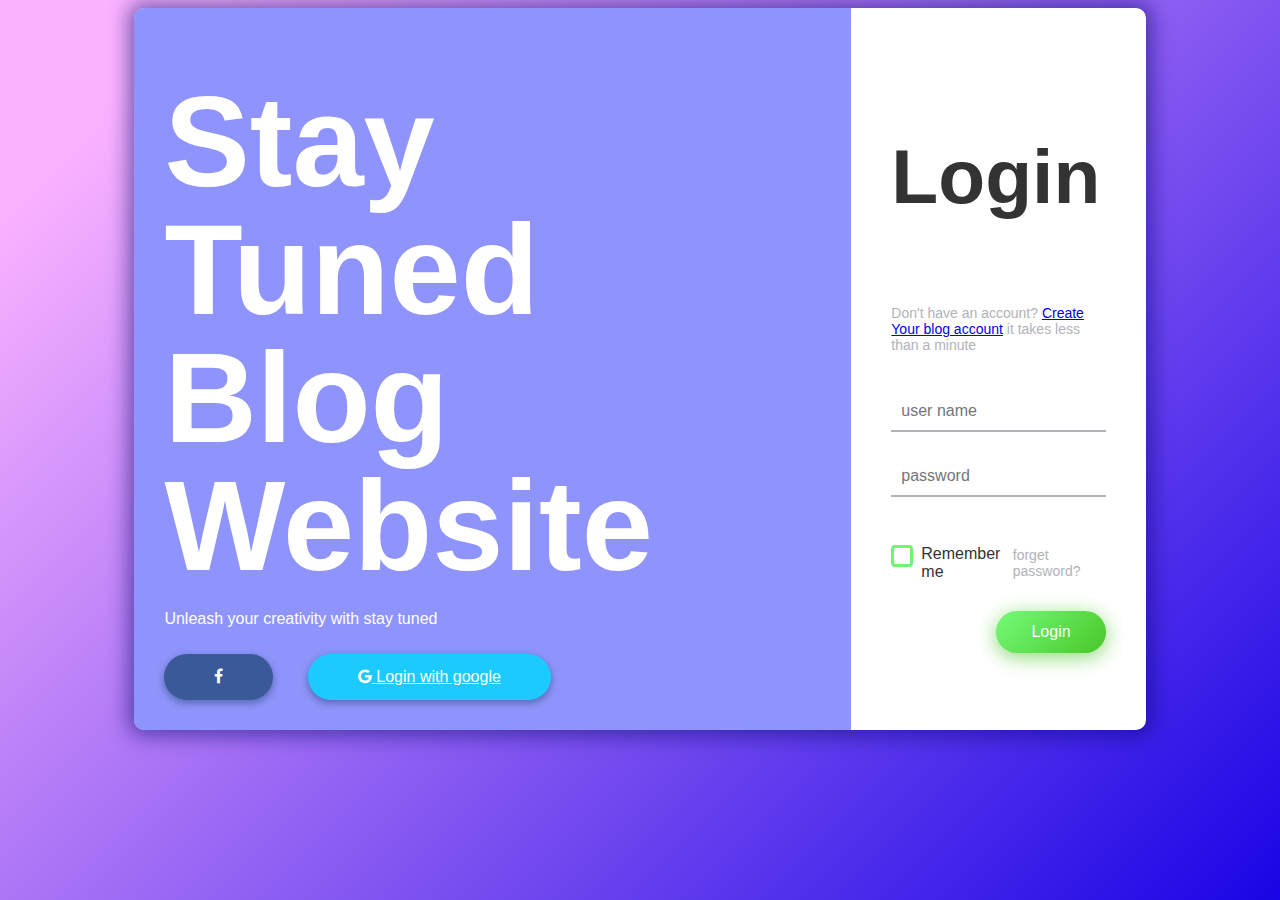
<file: Pages/Login.html>
<!DOCTYPE html>
<html>
   <head>
        <title>Stay Tuned</title>
     <link rel="stylesheet" type="text/css" href="../Styles/Login.css">
     <link href="https://fonts.googleapis.com/css2?family=Abril+Fatface&family=Srisakdi:wght@700&display=swap" rel="stylesheet">
     <link href="https://fonts.googleapis.com/css2?family=Almendra:ital,wght@1,700&family=Arizonia&family=Cinzel:wght@800&family=Courgette&family=Great+Vibes&family=Lobster&family=Long+Cang&family=Pacifico&family=Rye&family=Satisfy&display=swap" rel="stylesheet">
     <link rel="stylesheet" href="https://cdnjs.cloudflare.com/ajax/libs/font-awesome/4.7.0/css/font-awesome.min.css">
     <link rel="stylesheet" href="https://unpkg.com/swiper/swiper-bundle.min.css">
     </head>
<body>

<div class="box-form">
	<div class="left">
		<div class="overlay">
		<h1>Stay Tuned Blog Website</h1>
		<p>Unleash your creativity with stay tuned</p>
		<span>
		
			<a href="#"><i class="fa fa-facebook" aria-hidden="true"></i></a>
			<a href="#"><i class="fa fa-google" aria-hidden="true"></i> Login with google</a>
		</span>
		</div>
	</div>
	
	
		<div class="right">
		<h5>Login</h5>
		<p>Don't have an account? <a href="#">Create Your blog account</a>  it takes less than a minute</p>
		<div class="inputs">
			<input type="text" placeholder="user name">
			<br>
			<input type="password" placeholder="password">
		</div>
			
			<br><br>
			
		<div class="remember-me--forget-password">
				<!-- Angular -->
	<label>
		<input type="checkbox" name="item" checked/>
		<span class="text-checkbox">Remember me</span>
	</label>
			<p>forget password?</p>
		</div>
			
			<br>
			<button>Login</button>
	</div>
	
</div>
<!-- partial -->
  
</body>
</html>
</file>
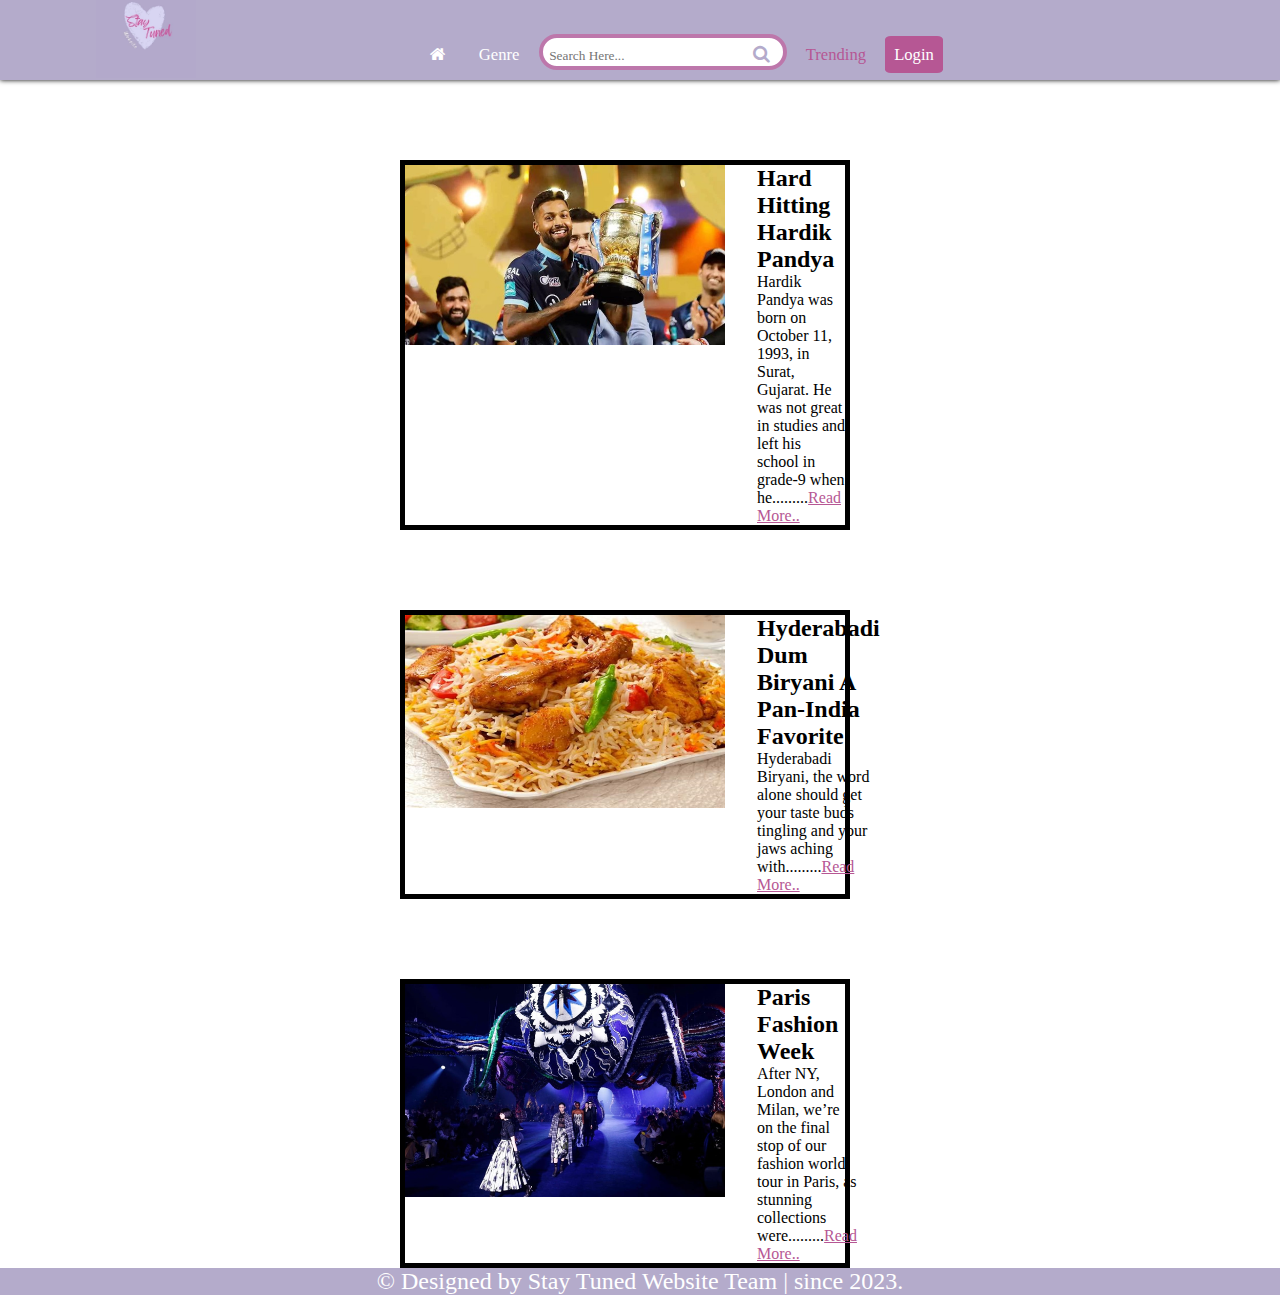
<file: Pages/Trending.html>
<!DOCTYPE html>
<html>
   <head>
        <title>Stay Tuned</title>
     <link rel="stylesheet" type="text/css" href="../Styles/Trending.css">
     <link href="https://fonts.googleapis.com/css2?family=Abril+Fatface&family=Srisakdi:wght@700&display=swap" rel="stylesheet">
     <link href="https://fonts.googleapis.com/css2?family=Almendra:ital,wght@1,700&family=Arizonia&family=Cinzel:wght@800&family=Courgette&family=Great+Vibes&family=Lobster&family=Long+Cang&family=Pacifico&family=Rye&family=Satisfy&display=swap" rel="stylesheet">
     <link rel="stylesheet" href="https://cdnjs.cloudflare.com/ajax/libs/font-awesome/4.7.0/css/font-awesome.min.css">
     <link rel="stylesheet" href="https://unpkg.com/swiper/swiper-bundle.min.css">
     </head>
<body>
    <header>
        <div class="header">
          <div class="row">
            <img class="logo" src="../Images/logo.jpg" alt="logo">
          </div>
          <div class="nav-links">
              <nav>
                 
            <li><a href="../index.html"> <span class="fa fa-home"></span></a></li>
            <li><a href="../Pages/Genre.html">Genre</a></li>
            <li class="search-icon">
              <input type="search" placeholder="Search Here...">
              <label class="icon">
                <span class="fa fa-search"></span>
              </label>
            </li>
            <li><a class="active" href="../Pages/Trending.html">Trending</a></li>
            <li><a class="login" href="../Pages/Login.html">Login</a></li>
              </nav>
          </div>  
            
         </div>
      </header>

    
        <section>
            <div class="container-1">
                <div class="row-1">

                    <div class="col-1">
                    <div class="img-1">
          
                        <img src="../Images/Blog-2/1.jpg">
                    </div>
                    <div class="text-1">
                        <h2>Hard Hitting Hardik Pandya</h2>
                        <p>Hardik Pandya was born on October 11, 1993, in Surat, Gujarat. He was not great in studies and left his school in grade-9 when he.........<a href="../Pages/Blog-2.html">Read More..</a>

                    </div>
                    </div>
                </div>

                <div class="row-1">
                    <div class="col-1">
                    <div class="img-1">

                        <img src="../Images/Blog-4/1.png">
                    </div>
                    <div class="text-1">
                        <h2>Hyderabadi Dum Biryani A Pan-India Favorite</h2>
                        <p>Hyderabadi Biryani, the word alone should get your taste buds tingling and your jaws aching with.........<a href="Blog-4.html">Read More..</a>

                    </div>
                    </div>
                </div>
                <div class="row-1">
                    <div class="col-1">
                    <div class="img-1">
                        <img src="../Images/Blog-5/1.png">
                    </div>
                    <div class="text-1">
                        <h2>Paris Fashion Week</h2>
                        <p>After NY, London and Milan, we’re on the final stop of our fashion world tour in Paris, as stunning collections were.........<a href="Blog-5.html">Read More..</a>
                        </div>
                    </div>
 
                </div>
            </div>
        </section>

        <footer>
            <div class="footer">
              &copy; Designed by Stay Tuned Website Team | since 2023.
          </div>
          </footer>
       
</body>
</html>
</file>
<file: Styles/main.css>
*{
    margin:0;
    padding:0;
  }
  body{
    overflow-X:hidden;
  }
  body::-webkit-scrollbar{  width:20px; }
  body::-webkit-scrollbar-thumb{
    border-radius:100px;
    background:#b4abcb;
    box-shadow:inset 2px 2px 2px rgba(255, 255, 255, 0.25),inset -2px -2px -2px rgba(0,0,0,0.25);
    max-height:5px;
  }
  body::-webkit-scrollbar-track{
     margin-top:80px;
  }
  header{
    background: #b4abcb;
    height:5em;
    box-shadow:0px 0px 5px 0px;
    transition:all 0.5s ease-in;
  }
  
  .row{  display:flex; }
  .row .logo{
    margin:-1.4em 2em 0 6em; 
    height:100px; 
  }
  .row p{
    color:white;
    font-size:20px;
    margin:1.8em 1em 1em 0;
    font-family:'Srisakdi', cursive;
  }
   
  .nav-links nav{
    float:right;
    width:65%;
    margin:-2.65em 2em 1em 0;
    min-width:25em;
    font-size:1.3vw;
  }
  nav li {
   display: inline-block;
  }
  nav li a{
   transition:0.7s ease;
   text-decoration:none;
   color:white;
   padding:0.9em;
  }
  nav li a:hover{
   text-decoration:none;
   font-size:1.6vw;
   color:white;
  }
  .active{  color: #b65794 }
  .active:before{
      margin:1.5em 0 0 -0.5em;
      transition:all 0.2s;
  }
  .active:hover{ color:#b65794; }
  .active:hover:before{
      background-color:white;
  }
  .login{
    background-color:#b65794;
    color:white;
    border-radius:10%;
    padding:9px;
  }
  .login:hover{
   background-color:white;    
   color:#b65794;
   padding:9px;
  }
  .search-icon{
    height:1.7em;
    width:240px;
    background:white;
    border:4px solid #bd77ab;
    border-radius:50px;
  }
  textarea:focus, input:focus{
    outline: none;
  }
  .search-icon input{
    height:75%;
    width:200px;
    border:none;
    font-size:0.8em;
    border-radius:50px;
    font-family:cursive;
    margin-left:0.5em;
  }
  .search-icon .icon{
    height:100%;
    line-height:2em;
    text-align:center;
    cursor:pointer;
    border-radius:50px;
  }
  .search-icon .icon span{
    color:#b4abcb;
    font-size:18px;
  }
  .header-img img{
    margin-top:-4px;
  }
  .container-1{
    display:flex;
    width:100%;
    height:10vw;
    margin:5em;
  }
  .container-1 div{
    max-width:70%;
    background: #b65794;
    border-radius:50%;
    color:white;
  }
  .container-1 h2{
    padding:2em;
    font-size:2vw;
  }
.container-1 p{
  padding-left:8em;
  width:50%;
  font-size:1.5em;
  font-family: cursive;
}
.container-2 {
  margin-top:10em;
}
.container-2 h1{
 color:#9a6c94;
 font-size:3em;
 text-align:center;
}
.container-2 p{
  font-size:1.5em;
}   
.list-1{
  display:flex;
  list-style-type: none;
  padding:5em;
}
.list-1 a{
  color:#b65794;
  font-size:1.6em;
  margin-top:2em;
  text-decoration: none;
}
.footer{
  background-color: #b4abcb;
  color:white;
  font-size:1.5em;
  text-align:center;
}
</file>
<file: Styles/Blog-1.css>
@import "../Styles/header.css";

.container-1{
    color:#b65794;
    text-align:center;
    align-items:center;
    font-size:1.5em;
}

.footer{
    background-color: #b4abcb;
    color:white;
    font-size:1.5em;
    text-align:center;
  }
</file>
<file: Styles/Genre.css>
@import "../Styles/header.css";

.context{
    font-size:2em;
}
.row-1{
    display:flex;
}
.row-1 h1{
    margin-top:2em;
    color: #9a6c94;
}
 
.row-1 .col-1{
    width:50%;
    display:flex;
    margin:5em 0 0 0;
    border:5px solid black;
}
.row-1 .col-1 .img-1 img{
    width:25vw;
    padding-right:2em;
}
.text-1 a, .text-1 a:hover{
    color: #b65794;
}
 
.footer{
    background-color: #b4abcb;
    color:white;
    font-size:1.5em;
    text-align:center;
  }
</file>
<file: Styles/Login.css>
body {
  background-image: linear-gradient(135deg, #FAB2FF 10%, #1904E5 100%);
  background-size: cover;
  background-repeat: no-repeat;
  background-attachment: fixed;
  font-family: "Open Sans", sans-serif;
  color: #333333;
}

.box-form {
  margin: 0 auto;
  width: 80%;
  background: #FFFFFF;
  border-radius: 10px;
  overflow: hidden;
  display: flex;
  flex: 1 1 100%;
  align-items: stretch;
  justify-content: space-between;
  box-shadow: 0 0 20px 6px #090b6f85;
}
@media (max-width: 980px) {
  .box-form {
    flex-flow: wrap;
    text-align: center;
    align-content: center;
    align-items: center;
  }
}
.box-form div {
  height: auto;
}
.box-form .left {
  color: #FFFFFF;
  background-size: cover;
  background-repeat: no-repeat;
  background-image: url("https://i.pinimg.com/736x/5d/73/ea/5d73eaabb25e3805de1f8cdea7df4a42--tumblr-backgrounds-iphone-phone-wallpapers-iphone-wallaper-tumblr.jpg");
  overflow: hidden;
}
.box-form .left .overlay {
  padding: 30px;
  width: 100%;
  height: 100%;
  background: #5961f9ad;
  overflow: hidden;
  box-sizing: border-box;
}
.box-form .left .overlay h1 {
  font-size: 10vmax;
  line-height: 1;
  font-weight: 900;
  margin-top: 40px;
  margin-bottom: 20px;
}
.box-form .left .overlay span p {
  margin-top: 30px;
  font-weight: 900;
}
.box-form .left .overlay span a {
  background: #3b5998;
  color: #FFFFFF;
  margin-top: 10px;
  padding: 14px 50px;
  border-radius: 100px;
  display: inline-block;
  box-shadow: 0 3px 6px 1px #042d4657;
}
.box-form .left .overlay span a:last-child {
  background: #1dcaff;
  margin-left: 30px;
}
.box-form .right {
  padding: 40px;
  overflow: hidden;
}
@media (max-width: 980px) {
  .box-form .right {
    width: 100%;
  }
}
.box-form .right h5 {
  font-size: 6vmax;
  line-height: 0;
}
.box-form .right p {
  font-size: 14px;
  color: #B0B3B9;
}
.box-form .right .inputs {
  overflow: hidden;
}
.box-form .right input {
  width: 100%;
  padding: 10px;
  margin-top: 25px;
  font-size: 16px;
  border: none;
  outline: none;
  border-bottom: 2px solid #B0B3B9;
}
.box-form .right .remember-me--forget-password {
  display: flex;
  justify-content: space-between;
  align-items: center;
}
.box-form .right .remember-me--forget-password input {
  margin: 0;
  margin-right: 7px;
  width: auto;
}
.box-form .right button {
  float: right;
  color: #fff;
  font-size: 16px;
  padding: 12px 35px;
  border-radius: 50px;
  display: inline-block;
  border: 0;
  outline: 0;
  box-shadow: 0px 4px 20px 0px #49c628a6;
  background-image: linear-gradient(135deg, #70F570 10%, #49C628 100%);
}

label {
  display: block;
  position: relative;
  margin-left: 30px;
}

label::before {
  content: ' \f00c';
  position: absolute;
  font-family: FontAwesome;
  background: transparent;
  border: 3px solid #70F570;
  border-radius: 4px;
  color: transparent;
  left: -30px;
  transition: all 0.2s linear;
}

label:hover::before {
  font-family: FontAwesome;
  content: ' \f00c';
  color: #fff;
  cursor: pointer;
  background: #70F570;
}

label:hover::before .text-checkbox {
  background: #70F570;
}

label span.text-checkbox {
  display: inline-block;
  height: auto;
  position: relative;
  cursor: pointer;
  transition: all 0.2s linear;
}

label input[type="checkbox"] {
  display: none;
}
</file>
<file: Styles/Trending.css>
@import "../Styles/header.css";
.row-1{
 padding-left:25em;
}
.row-1 h1{
    margin-top:2em;
    color: #9a6c94;
}
 
.row-1 .col-1{
    width:50%;
    display:flex;
    margin:5em 0 0 0;
    border:5px solid black;
}
.row-1 .col-1 .img-1 img{
    width:25vw;
    padding-right:2em;
}
.text-1 a, .text-1 a:hover{
    color: #b65794;
}
 
.footer{
    background-color: #b4abcb;
    color:white;
    font-size:1.5em;
    text-align:center;
  }
</file>
